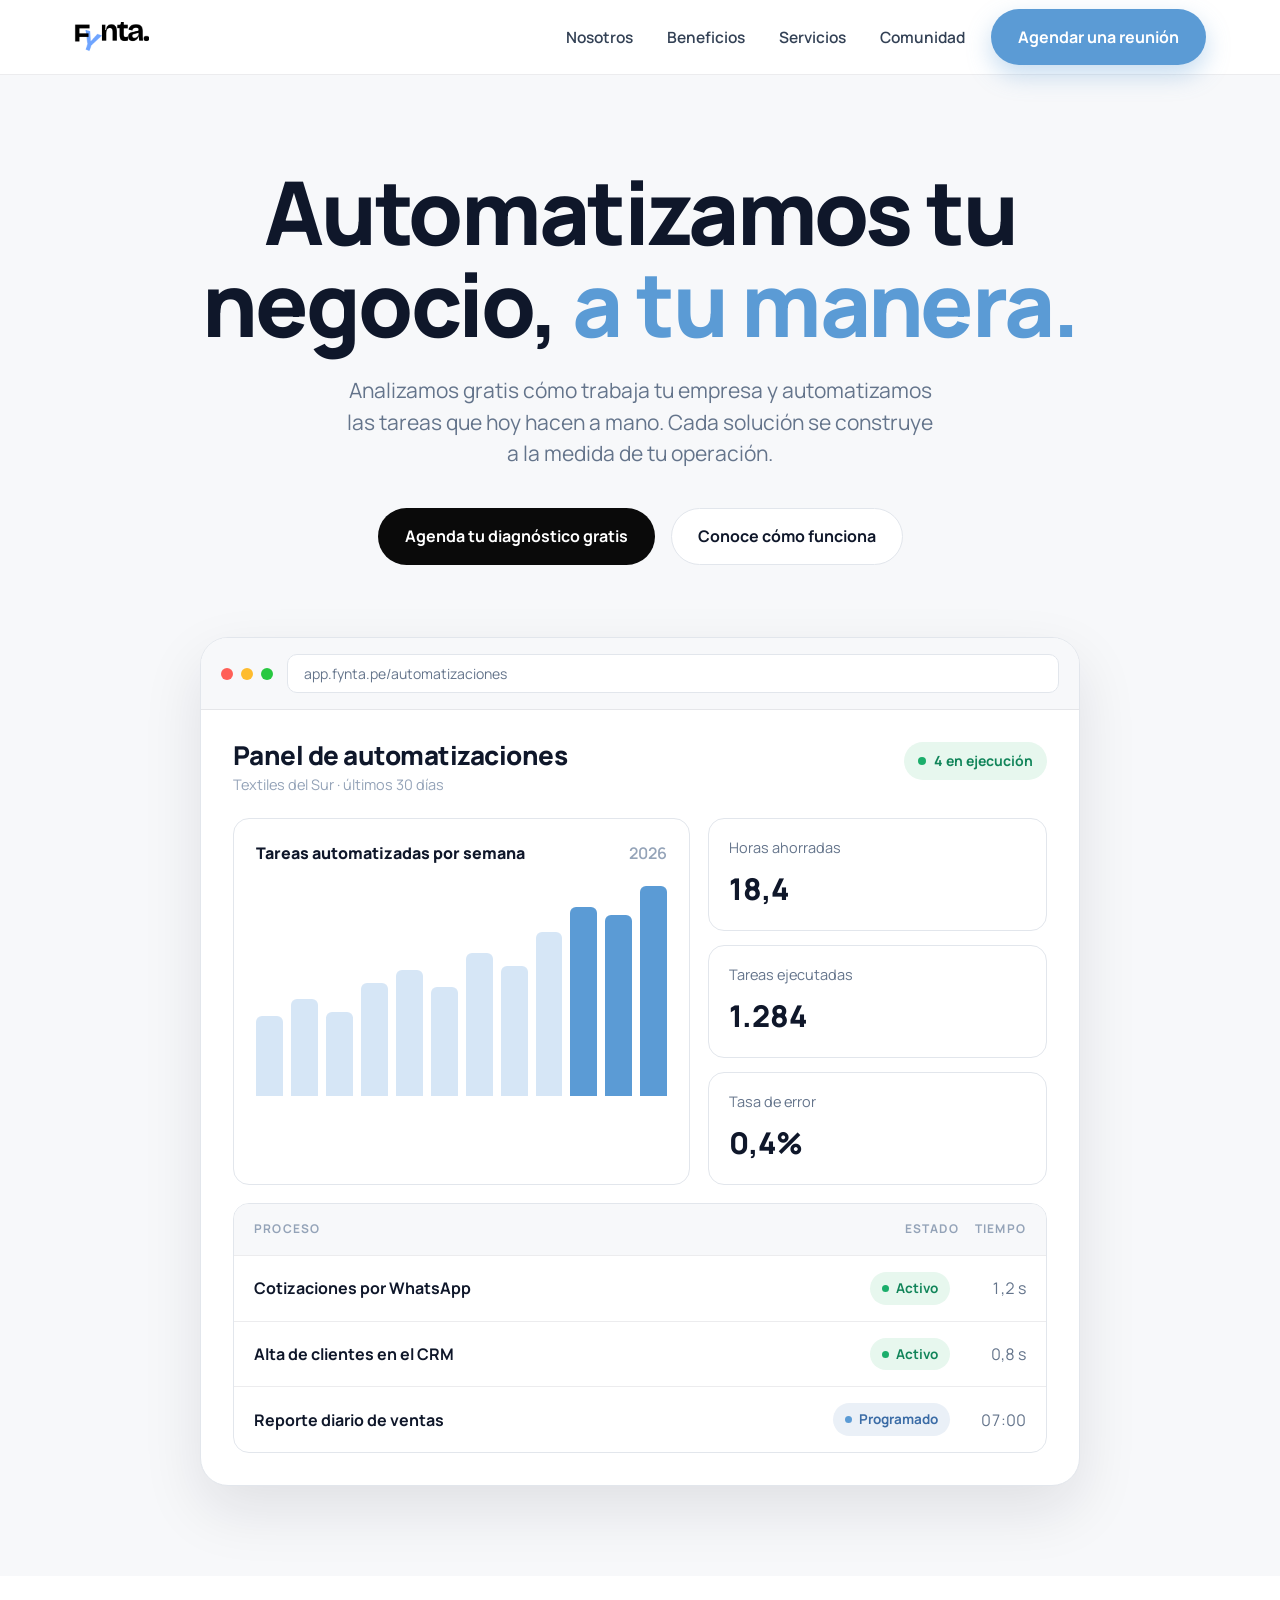
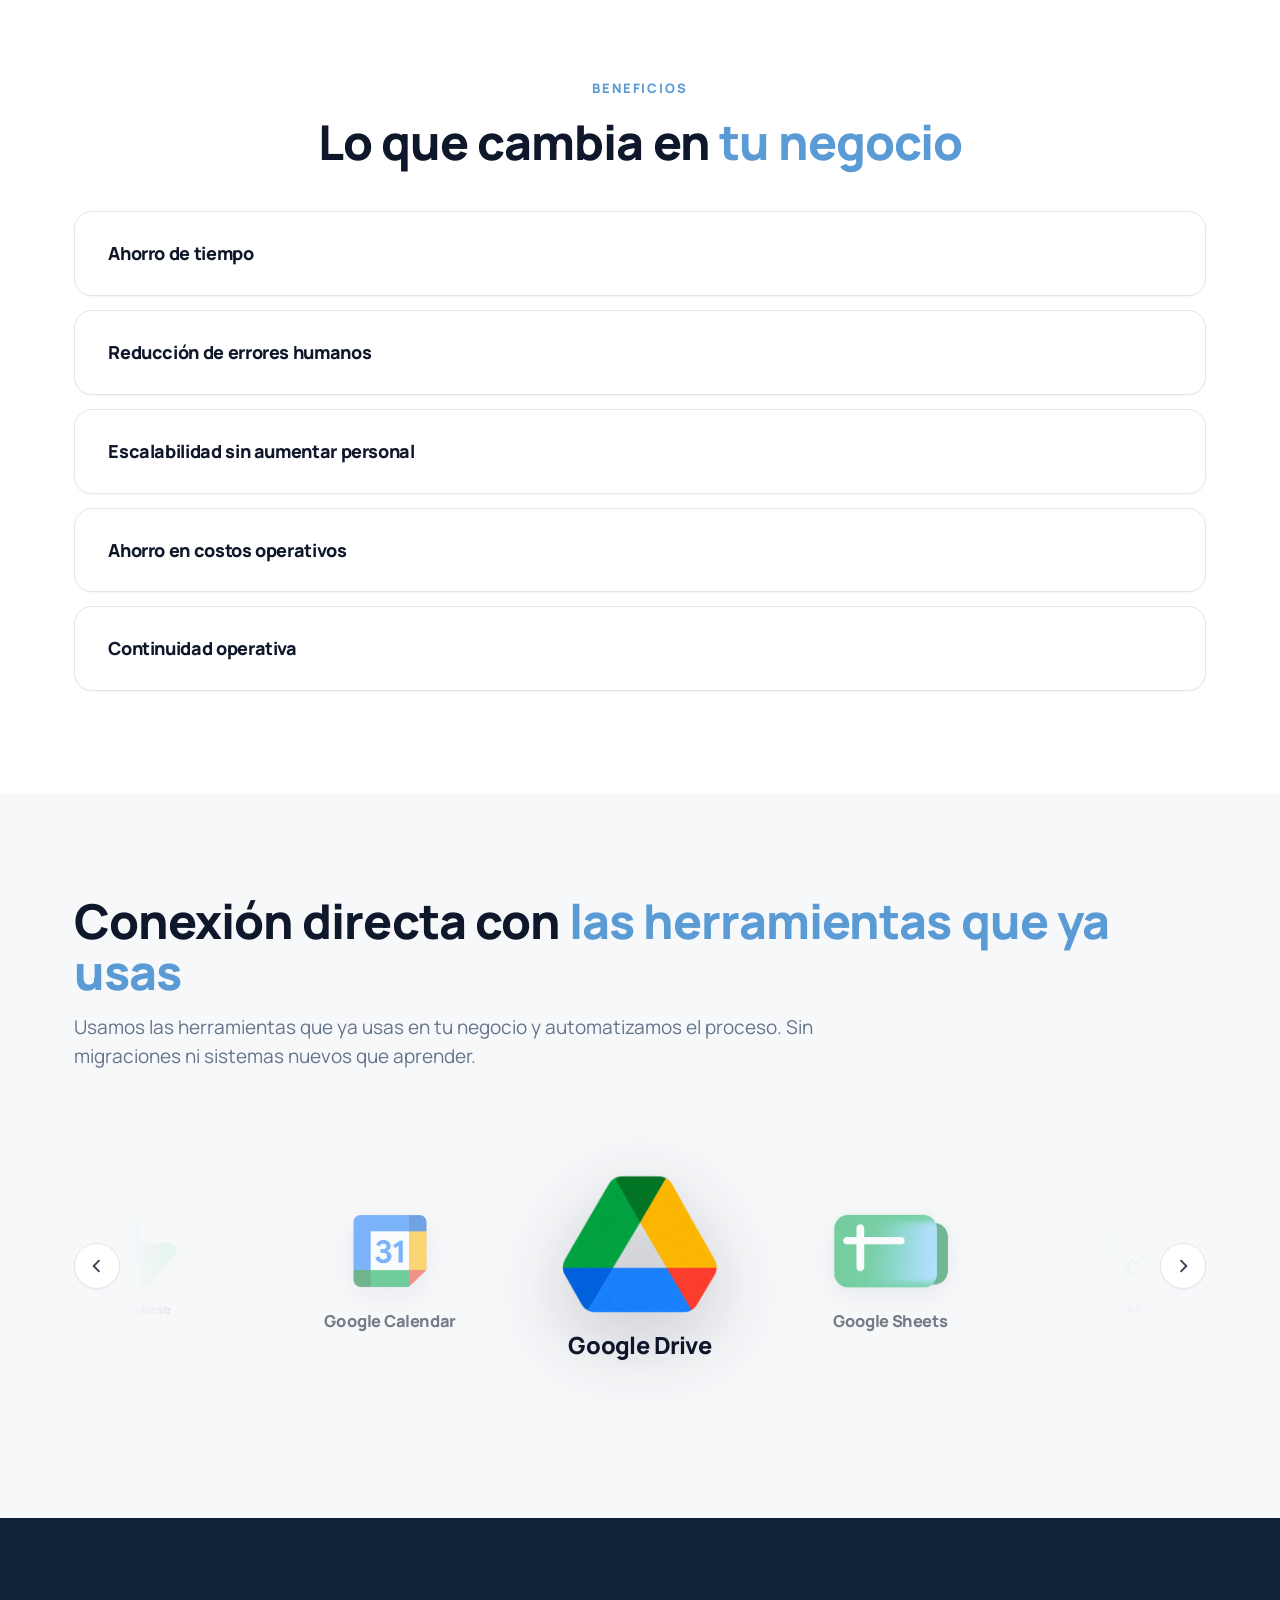
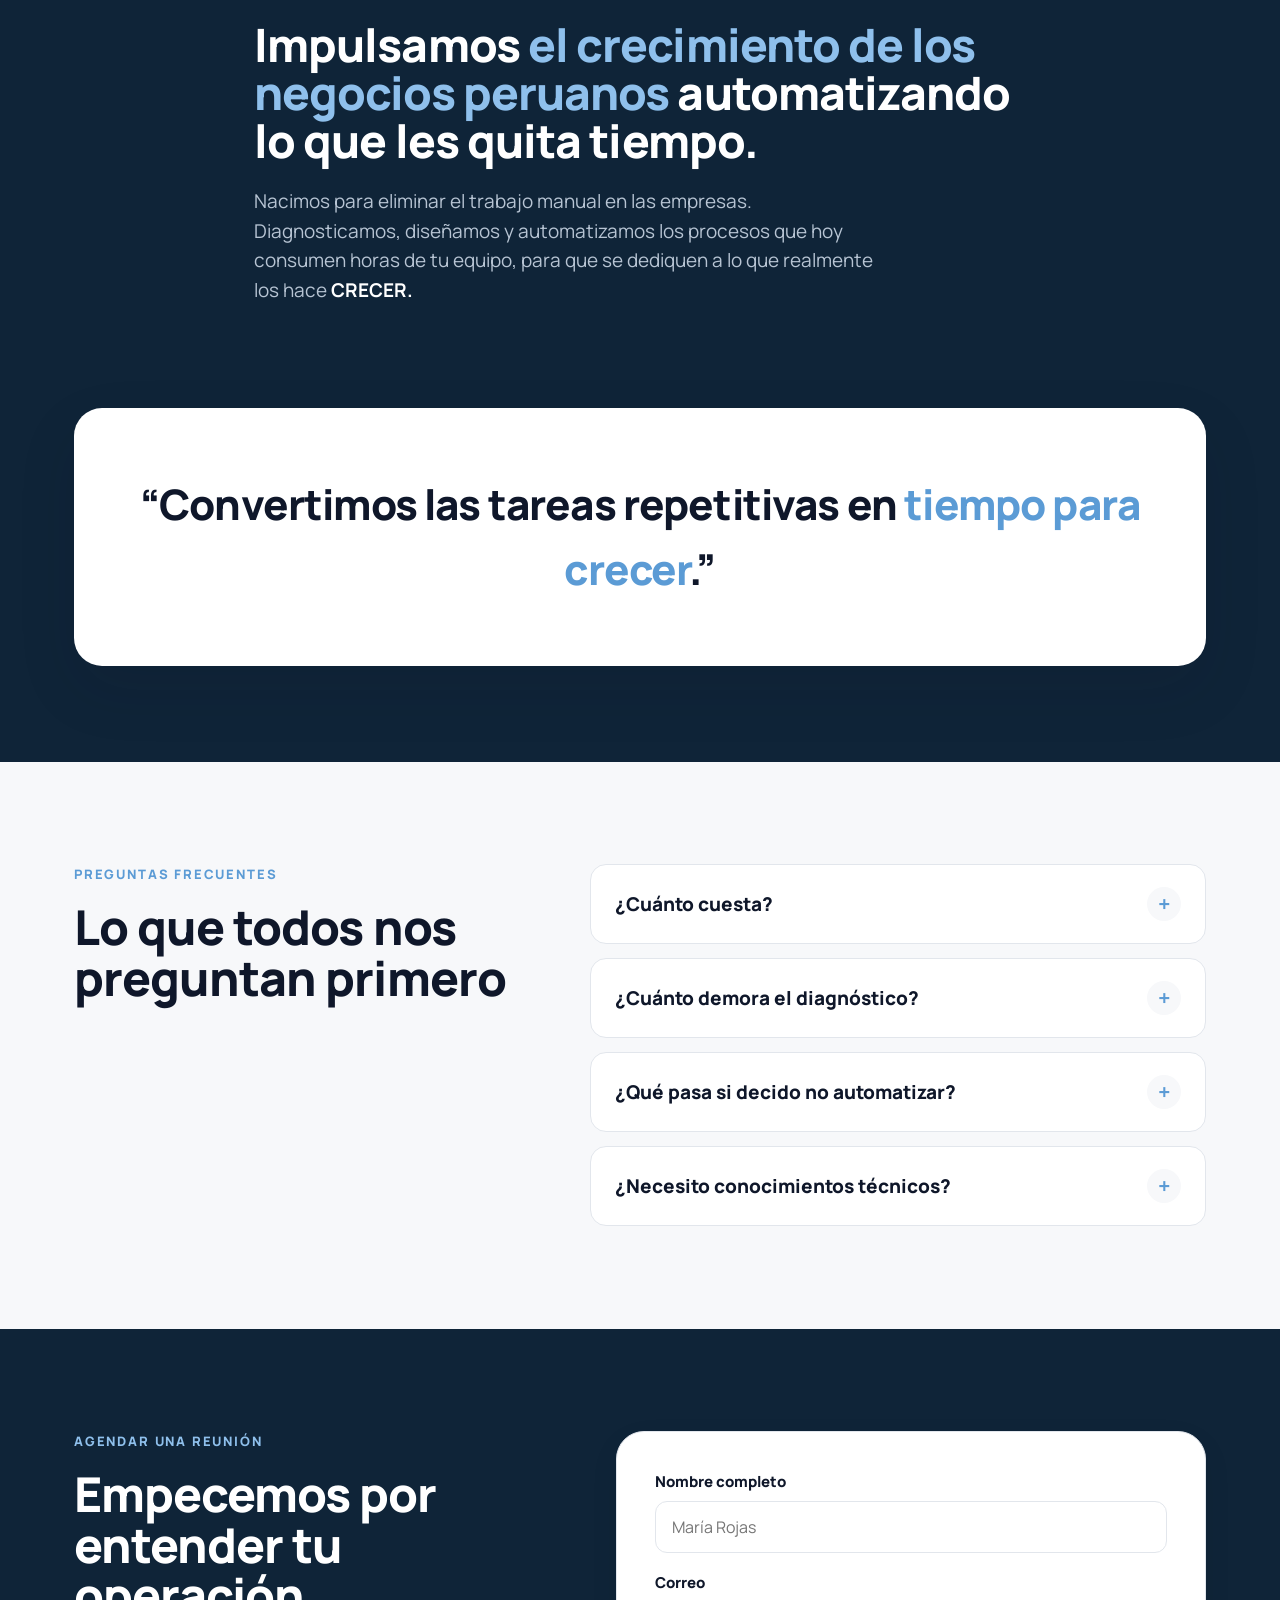
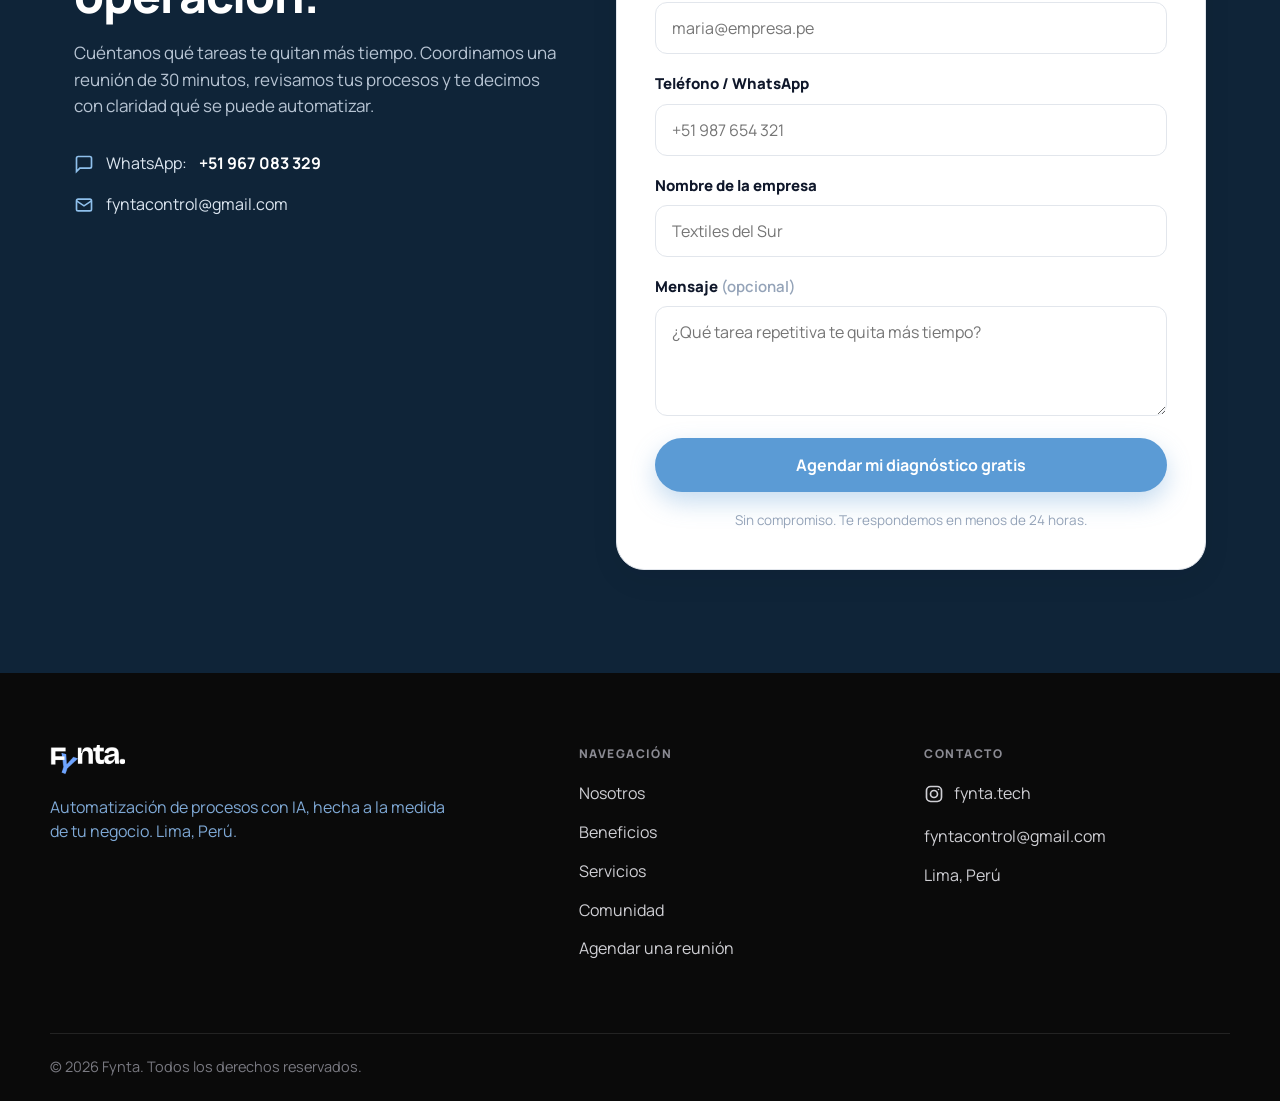
<file: index.html>
<!doctype html>
<html lang="es">
<head>
<meta charset="utf-8" />
<meta name="viewport" content="width=device-width, initial-scale=1" />
<title>Fynta</title>
<meta name="description" content="Analizamos gratis cómo trabaja tu empresa y automatizamos las tareas que hoy hacen a mano. Automatización de procesos con IA, a la medida de tu negocio. Lima, Perú." />
<link rel="preconnect" href="https://fonts.googleapis.com" />
<link rel="preconnect" href="https://fonts.gstatic.com" crossorigin />
<link href="https://fonts.googleapis.com/css2?family=Manrope:wght@500;600;700;800&family=Inter:wght@500;600;700;800&display=swap" rel="stylesheet" />
<link rel="stylesheet" href="styles.css" />
<link rel="icon" href="assets/favicon.png" />
</head>
<body>

<!-- ============ NAVBAR ============ -->
<header class="nav" id="nav">
  <div class="wrap nav-inner">
    <a class="nav-logo" href="index.html" aria-label="Fynta — inicio"><img src="assets/logo-fynta.png" alt="Fynta" /></a>
    <nav class="nav-links">
      <a href="#nosotros">Nosotros</a>
      <a href="#beneficios">Beneficios</a>
      <a href="servicios.html">Servicios</a>
      <a href="comunidad.html">Comunidad</a>
    </nav>
    <div class="nav-cta">
      <a class="btn btn-brand" href="#agendar">Agendar una reunión</a>
    </div>
    <button class="nav-toggle" aria-label="Abrir menú"><span></span><span></span><span></span></button>
  </div>
</header>

<!-- ============ HERO ============ -->
<section class="hero">
  <div class="wrap">
    <h1>Automatizamos tu<br>negocio, <span class="accent">a tu manera.</span></h1>
    <p class="sub">Analizamos gratis cómo trabaja tu empresa y automatizamos las tareas que hoy hacen a mano. Cada solución se construye a la medida de tu operación.</p>
    <div class="hero-cta">
      <a class="btn btn-dark" href="#agendar">Agenda tu diagnóstico gratis</a>
      <a class="btn btn-outline" href="servicios.html">Conoce cómo funciona</a>
    </div>

    <!-- mockup panel -->
    <div class="mock" aria-hidden="true">
      <div class="mock-bar">
        <div class="dots"><i></i><i></i><i></i></div>
        <div class="mock-url">app.fynta.pe/automatizaciones</div>
      </div>
      <div class="mock-body">
        <div class="mock-head">
          <div>
            <h3>Panel de automatizaciones</h3>
            <p>Textiles del Sur · últimos 30 días</p>
          </div>
          <span class="badge-run">4 en ejecución</span>
        </div>
        <div class="mock-grid">
          <div class="chart-card">
            <div class="ct">Tareas automatizadas por semana <span>2026</span></div>
            <div class="bars">
              <i style="height:38%"></i><i style="height:46%"></i><i style="height:40%"></i>
              <i style="height:54%"></i><i style="height:60%"></i><i style="height:52%"></i>
              <i style="height:68%"></i><i style="height:62%"></i><i style="height:78%"></i>
              <i class="hot" style="height:90%"></i><i class="hot" style="height:86%"></i><i class="hot" style="height:100%"></i>
            </div>
          </div>
          <div class="metrics">
            <div class="metric"><div class="l">Horas ahorradas</div><div class="v">18,4</div></div>
            <div class="metric"><div class="l">Tareas ejecutadas</div><div class="v">1.284</div></div>
            <div class="metric"><div class="l">Tasa de error</div><div class="v">0,4%</div></div>
          </div>
        </div>
        <div class="proc">
          <div class="row h"><span>Proceso</span><span>Estado</span><span>Tiempo</span></div>
          <div class="row"><span class="name">Cotizaciones por WhatsApp</span><span class="tag on">Activo</span><span class="time">1,2 s</span></div>
          <div class="row"><span class="name">Alta de clientes en el CRM</span><span class="tag on">Activo</span><span class="time">0,8 s</span></div>
          <div class="row"><span class="name">Reporte diario de ventas</span><span class="tag sch">Programado</span><span class="time">07:00</span></div>
        </div>
      </div>
    </div>
  </div>
</section>

<!-- ============ BENEFICIOS ============ -->
<section class="section" id="beneficios">
  <div class="wrap ben-wrap">
    <div class="ben-intro">
      <div class="kicker">Beneficios</div>
      <h2 class="sec-title">Lo que cambia en <span class="accent">tu negocio</span></h2>
    </div>
    <div class="ben-list">
      <article class="ben-item">
        <h3>Ahorro de tiempo</h3>
        <p>Las tareas repetitivas y manuales se ejecutan de forma automática, reduciendo drásticamente el tiempo que antes tomaba hacerlas a mano.</p>
      </article>
      <article class="ben-item">
        <h3>Reducción de errores humanos</h3>
        <p>Al eliminar la intervención manual en procesos rutinarios, se minimizan los errores por fatiga, descuido o falta de atención.</p>
      </article>
      <article class="ben-item">
        <h3>Escalabilidad sin aumentar personal</h3>
        <p>El sistema puede absorber mayor volumen de trabajo sin que la empresa necesite contratar más personas para sostener ese crecimiento.</p>
      </article>
      <article class="ben-item">
        <h3>Ahorro en costos operativos</h3>
        <p>Se reduce la dependencia de personal dedicado exclusivamente a tareas repetitivas, disminuyendo los costos asociados a esa carga de trabajo.</p>
      </article>
      <article class="ben-item">
        <h3>Continuidad operativa</h3>
        <p>Los procesos automatizados no dependen de que una persona en particular esté presente; el trabajo sigue fluyendo aunque haya ausencias o cambios de personal.</p>
      </article>
    </div>
  </div>
</section>

<!-- ============ ECOSISTEMA ============ -->
<section class="section" style="background:var(--gray-50)" id="ecosistema">
  <div class="wrap">
    <h2 class="sec-title">Conexión directa con <span class="accent">las herramientas que ya usas</span></h2>
    <p class="eco-sub">Usamos las herramientas que ya usas en tu negocio y automatizamos el proceso. Sin migraciones ni sistemas nuevos que aprender.</p>

    <div class="eco-carousel">
      <button class="eco-nav prev" aria-label="Anterior">
        <svg viewBox="0 0 24 24" fill="none" stroke="currentColor" stroke-width="2.2"><path d="M15 5l-7 7 7 7"/></svg>
      </button>
      <div class="eco-stage"><div class="eco-track">
        <article class="eco-card">
          <div class="eco-logo"><img src="assets/google-drive.webp" alt="Google Drive" loading="lazy"></div>
          <h3 class="eco-name">Google Drive</h3>
        </article>
        <article class="eco-card">
          <div class="eco-logo"><img src="assets/google-sheets.webp" alt="Google Sheets" loading="lazy"></div>
          <h3 class="eco-name">Google Sheets</h3>
        </article>
        <article class="eco-card">
          <div class="eco-logo"><img src="assets/apis.webp" alt="APIs" loading="lazy"></div>
          <h3 class="eco-name">APIs</h3>
        </article>
        <article class="eco-card">
          <div class="eco-logo"><img src="assets/meta.webp" alt="Meta" loading="lazy"></div>
          <h3 class="eco-name">Meta</h3>
        </article>
        <article class="eco-card">
          <div class="eco-logo"><img src="assets/web.webp" alt="Páginas web" loading="lazy"></div>
          <h3 class="eco-name">Páginas web</h3>
        </article>
        <article class="eco-card">
          <div class="eco-logo"><img src="assets/instagram.webp" alt="Instagram" loading="lazy"></div>
          <h3 class="eco-name">Instagram</h3>
        </article>
        <article class="eco-card">
          <div class="eco-logo"><img src="assets/gmail.webp" alt="Gmail" loading="lazy"></div>
          <h3 class="eco-name">Gmail</h3>
        </article>
        <article class="eco-card">
          <div class="eco-logo"><img src="assets/shopify.webp" alt="Shopify" loading="lazy"></div>
          <h3 class="eco-name">Shopify</h3>
        </article>
        <article class="eco-card">
          <div class="eco-logo"><img src="assets/whatsapp.webp" alt="WhatsApp" loading="lazy"></div>
          <h3 class="eco-name">WhatsApp</h3>
        </article>
        <article class="eco-card">
          <div class="eco-logo"><img src="assets/supabase.webp" alt="Supabase" loading="lazy"></div>
          <h3 class="eco-name">Supabase</h3>
        </article>
        <article class="eco-card">
          <div class="eco-logo"><img src="assets/google-calendar.webp" alt="Google Calendar" loading="lazy"></div>
          <h3 class="eco-name">Google Calendar</h3>
        </article>
      </div></div>
      <button class="eco-nav next" aria-label="Siguiente">
        <svg viewBox="0 0 24 24" fill="none" stroke="currentColor" stroke-width="2.2"><path d="M9 5l7 7-7 7"/></svg>
      </button>
    </div>
  </div>
</section>

<!-- ============ NOSOTROS ============ -->
<section class="section navy-sec" id="nosotros">
  <div class="wrap about">
    <div>
      <h2>Impulsamos <span class="lt">el crecimiento de los negocios peruanos</span> automatizando lo que les quita tiempo.</h2>
      <p>Nacimos para eliminar el trabajo manual en las empresas. Diagnosticamos, diseñamos y automatizamos los procesos que hoy consumen horas de tu equipo, para que se dediquen a lo que realmente los hace <b>CRECER.</b></p>
    </div>
  </div>
</section>

<!-- ============ FRASE DESTACADA ============ -->
<section class="quote-sec">
  <div class="wrap">
    <div class="quote-card">
      <p>“Convertimos las tareas repetitivas en <span class="accent">tiempo para crecer</span>.”</p>
    </div>
  </div>
</section>

<!-- ============ FAQ ============ -->
<section class="section" style="background:var(--gray-50)">
  <div class="wrap faq">
    <div class="faq-intro">
      <div class="kicker">Preguntas frecuentes</div>
      <h2 class="sec-title">Lo que todos nos preguntan primero</h2>
    </div>
    <div class="faq-list">
      <div class="faq-item">
        <button class="faq-q" aria-expanded="false">¿Cuánto cuesta? <span class="faq-icon">+</span></button>
        <div class="faq-a"><div class="inner">No trabajamos con precios estándar. El costo sale del diagnóstico gratuito: revisamos tu proceso, definimos el alcance y recién ahí te pasamos una cotización clara, sin sorpresas ni mensualidades obligatorias.</div></div>
      </div>
      <div class="faq-item">
        <button class="faq-q" aria-expanded="false">¿Cuánto demora el diagnóstico? <span class="faq-icon">+</span></button>
        <div class="faq-a"><div class="inner">Empezamos con una reunión de 30 minutos. Con eso entendemos tu operación y, en pocos días, te decimos qué se puede automatizar y qué impacto tendría.</div></div>
      </div>
      <div class="faq-item">
        <button class="faq-q" aria-expanded="false">¿Qué pasa si decido no automatizar? <span class="faq-icon">+</span></button>
        <div class="faq-a"><div class="inner">Nada. El diagnóstico es gratuito y sin compromiso. Si no hay nada que valga la pena automatizar, te lo decimos con claridad.</div></div>
      </div>
      <div class="faq-item">
        <button class="faq-q" aria-expanded="false">¿Necesito conocimientos técnicos? <span class="faq-icon">+</span></button>
        <div class="faq-a"><div class="inner">Para nada. Nosotros nos encargamos de todo lo técnico. Tu equipo sigue trabajando con las herramientas que ya conoce; los flujos corren solos por detrás.</div></div>
      </div>
    </div>
  </div>
</section>

<!-- ============ AGENDAR ============ -->
<section class="section navy-sec" id="agendar">
  <div class="wrap book">
    <div class="book-intro">
      <div class="kicker">Agendar una reunión</div>
      <h2 class="sec-title">Empecemos por entender tu operación.</h2>
      <p>Cuéntanos qué tareas te quitan más tiempo. Coordinamos una reunión de 30 minutos, revisamos tus procesos y te decimos con claridad qué se puede automatizar.</p>
      <div class="book-contact">
        <a href="https://wa.me/51967083329" target="_blank" rel="noopener">
          <svg viewBox="0 0 24 24" fill="none" stroke="currentColor" stroke-width="2"><path d="M21 15a2 2 0 0 1-2 2H7l-4 4V5a2 2 0 0 1 2-2h14a2 2 0 0 1 2 2Z"/></svg>
          WhatsApp: <b>+51 967 083 329</b>
        </a>
        <a href="mailto:fyntacontrol@gmail.com">
          <svg viewBox="0 0 24 24" fill="none" stroke="currentColor" stroke-width="2"><rect x="3" y="5" width="18" height="14" rx="2"/><path d="m3 7 9 6 9-6"/></svg>
          fyntacontrol@gmail.com
        </a>
      </div>
    </div>
    <form class="form" id="book-form" action="https://api.web3forms.com/submit" method="POST">
      <!-- Web3Forms: los envíos llegan a fyntacontrol@gmail.com -->
      <input type="hidden" name="access_key" value="9ed1c1d6-93b7-4189-98b6-3c4672c98b27" />
      <input type="hidden" name="from_name" value="Web Fynta" />
      <input type="hidden" name="subject" value="Nueva solicitud de diagnóstico" />
      <input type="checkbox" name="botcheck" class="hp" tabindex="-1" autocomplete="off" aria-hidden="true" />
      <div class="field">
        <label for="f-nombre">Nombre completo</label>
        <input id="f-nombre" name="Nombre" type="text" autocomplete="name" placeholder="María Rojas" required />
      </div>
      <div class="field">
        <label for="f-correo">Correo</label>
        <input id="f-correo" name="email" type="email" autocomplete="email" placeholder="maria@empresa.pe" required />
      </div>
      <div class="field">
        <label for="f-tel">Teléfono / WhatsApp</label>
        <input id="f-tel" name="WhatsApp" type="tel" autocomplete="tel" placeholder="+51 987 654 321" />
      </div>
      <div class="field">
        <label for="f-empresa">Nombre de la empresa</label>
        <input id="f-empresa" name="Empresa" type="text" autocomplete="organization" placeholder="Textiles del Sur" />
      </div>
      <div class="field">
        <label for="f-msg">Mensaje <span class="opt">(opcional)</span></label>
        <textarea id="f-msg" name="Mensaje" placeholder="¿Qué tarea repetitiva te quita más tiempo?"></textarea>
      </div>
      <button class="btn btn-brand" type="submit">Agendar mi diagnóstico gratis</button>
      <p class="form-status" role="status" aria-live="polite" hidden></p>
      <p class="form-note">Sin compromiso. Te respondemos en menos de 24 horas.</p>
    </form>
  </div>
</section>

<!-- ============ FOOTER ============ -->
<footer class="footer">
  <div class="wrap footer-top">
    <div>
      <img class="footer-logo" src="assets/logo-fynta-white.png" alt="Fynta" />
      <p class="footer-tag">Automatización de procesos con IA, hecha a la medida de tu negocio. Lima, Perú.</p>
    </div>
    <div>
      <h4>Navegación</h4>
      <ul>
        <li><a href="#nosotros">Nosotros</a></li>
        <li><a href="#beneficios">Beneficios</a></li>
        <li><a href="servicios.html">Servicios</a></li>
        <li><a href="comunidad.html">Comunidad</a></li>
        <li><a href="#agendar">Agendar una reunión</a></li>
      </ul>
    </div>
    <div>
      <h4>Contacto</h4>
      <ul>
        <li><a class="footer-ig" href="https://www.instagram.com/fynta.tech/" target="_blank" rel="noopener" aria-label="Instagram de Fynta"><svg viewBox="0 0 24 24" fill="none" stroke="currentColor" stroke-width="2" stroke-linecap="round" stroke-linejoin="round" aria-hidden="true"><rect x="3" y="3" width="18" height="18" rx="5"/><circle cx="12" cy="12" r="4.2"/><circle cx="17.4" cy="6.6" r="1" fill="currentColor" stroke="none"/></svg>fynta.tech</a></li>
        <li><a href="mailto:fyntacontrol@gmail.com">fyntacontrol@gmail.com</a></li>
        <li><a href="#">Lima, Perú</a></li>
      </ul>
    </div>
  </div>
  <div class="wrap footer-bottom">
    <span>© 2026 Fynta. Todos los derechos reservados.</span>
  </div>
</footer>

<script src="script.js"></script>
</body>
</html>
</file>
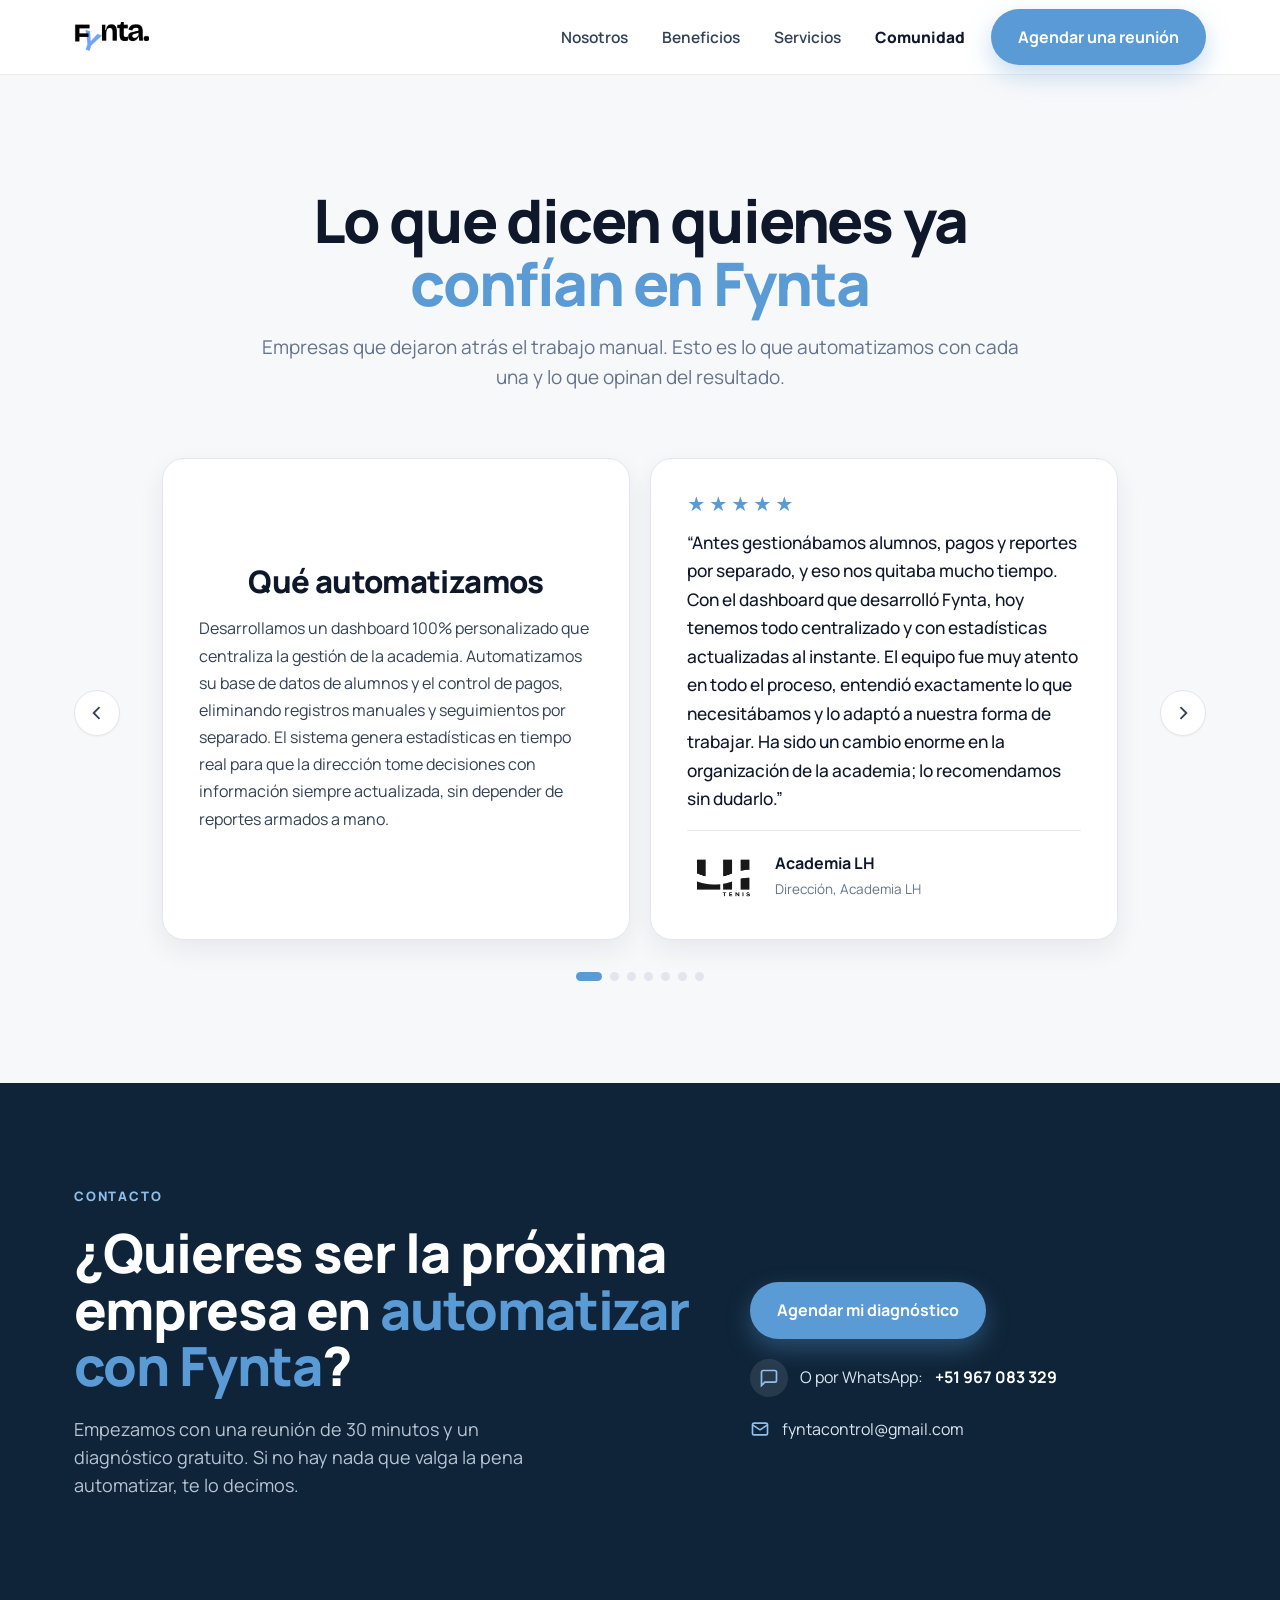
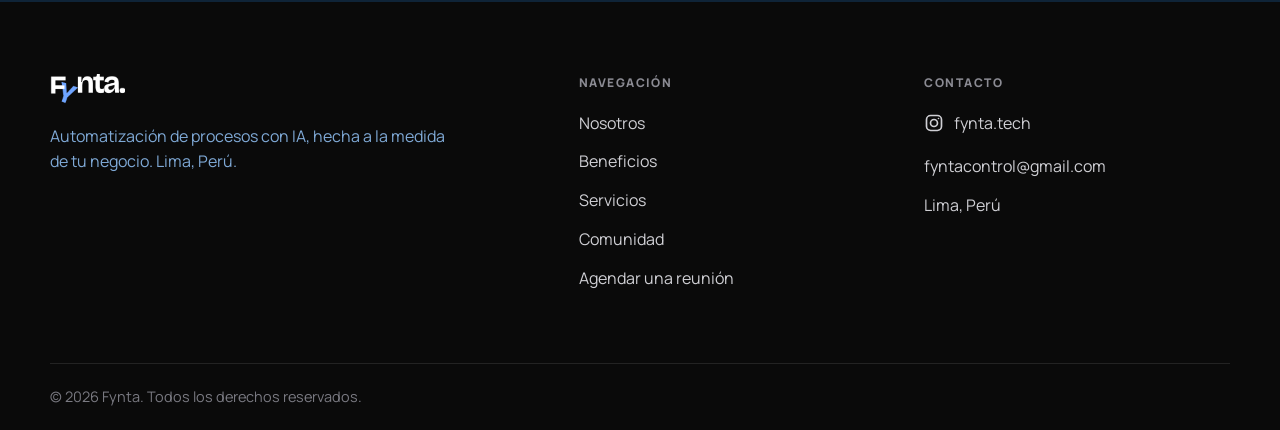
<file: comunidad.html>
<!doctype html>
<html lang="es">
<head>
<meta charset="utf-8" />
<meta name="viewport" content="width=device-width, initial-scale=1" />
<title>Fynta</title>
<meta name="description" content="Comunidad Fynta: las empresas que ya automatizaron sus procesos con nosotros y lo que dicen de su experiencia." />
<link rel="preconnect" href="https://fonts.googleapis.com" />
<link rel="preconnect" href="https://fonts.gstatic.com" crossorigin />
<link href="https://fonts.googleapis.com/css2?family=Manrope:wght@500;600;700;800&family=Inter:wght@500;600;700;800&display=swap" rel="stylesheet" />
<link rel="stylesheet" href="styles.css" />
<link rel="icon" href="assets/favicon.png" />
</head>
<body>

<!-- ============ NAVBAR ============ -->
<header class="nav" id="nav">
  <div class="wrap nav-inner">
    <a class="nav-logo" href="index.html" aria-label="Fynta — inicio"><img src="assets/logo-fynta.png" alt="Fynta" /></a>
    <nav class="nav-links">
      <a href="index.html#nosotros">Nosotros</a>
      <a href="index.html#beneficios">Beneficios</a>
      <a href="servicios.html">Servicios</a>
      <a href="comunidad.html" class="active">Comunidad</a>
    </nav>
    <div class="nav-cta">
      <a class="btn btn-brand" href="index.html#agendar">Agendar una reunión</a>
    </div>
    <button class="nav-toggle" aria-label="Abrir menú"><span></span><span></span><span></span></button>
  </div>
</header>

<!-- ============ COMUNIDAD FYNTA ============ -->
<section class="section comunidad">
  <div class="wrap">
    <div class="com-head">
      <h1>Lo que dicen quienes ya <span class="accent">confían en Fynta</span></h1>
      <p>Empresas que dejaron atrás el trabajo manual. Esto es lo que automatizamos con cada una y lo que opinan del resultado.</p>
    </div>

    <!-- Carrusel de reseñas: izquierda = qué automatizamos, derecha = reseña -->
    <div class="rv" aria-roledescription="carrusel" aria-label="Reseñas de clientes">
      <button class="eco-nav rv-nav prev" aria-label="Reseña anterior">
        <svg viewBox="0 0 24 24" fill="none" stroke="currentColor" stroke-width="2.2"><path d="M15 5l-7 7 7 7"/></svg>
      </button>
      <div class="rv-viewport"><div class="rv-track">
        <div class="rv-slide" role="group" aria-roledescription="diapositiva" aria-label="1 de 7">
          <article class="rv-card rv-work">
            <h3>Qué automatizamos</h3>
            <p>Desarrollamos un dashboard 100% personalizado que centraliza la gestión de la academia. Automatizamos su base de datos de alumnos y el control de pagos, eliminando registros manuales y seguimientos por separado. El sistema genera estadísticas en tiempo real para que la dirección tome decisiones con información siempre actualizada, sin depender de reportes armados a mano.</p>
          </article>
          <article class="rv-card rv-review">
            <div class="t-stars" aria-label="5 de 5 estrellas">★★★★★</div>
            <p class="rv-quote">“Antes gestionábamos alumnos, pagos y reportes por separado, y eso nos quitaba mucho tiempo. Con el dashboard que desarrolló Fynta, hoy tenemos todo centralizado y con estadísticas actualizadas al instante. El equipo fue muy atento en todo el proceso, entendió exactamente lo que necesitábamos y lo adaptó a nuestra forma de trabajar. Ha sido un cambio enorme en la organización de la academia; lo recomendamos sin dudarlo.”</p>
            <div class="rv-foot">
              <img src="assets/cli-lh-tenis.png" alt="Academia LH" />
              <div><strong>Academia LH</strong><small>Dirección, Academia LH</small></div>
            </div>
          </article>
        </div>
        <div class="rv-slide" role="group" aria-roledescription="diapositiva" aria-label="2 de 7">
          <article class="rv-card rv-work">
            <h3>Qué automatizamos</h3>
            <p>Implementamos un CRM que centraliza la captación de leads y organiza cada contacto según su etapa en el proceso comercial. Automatizamos el seguimiento a posibles clientes con mensajes programados en el momento oportuno, para que ninguna oportunidad se pierda por falta de respuesta y el equipo se enfoque en cerrar ventas.</p>
          </article>
          <article class="rv-card rv-review">
            <div class="t-stars" aria-label="5 de 5 estrellas">★★★★★</div>
            <p class="rv-quote">“Perdíamos oportunidades porque no llegábamos a hacer seguimiento a todos los interesados. Desde que Fynta implementó nuestro CRM y automatizó los mensajes a posibles clientes, cada lead recibe respuesta a tiempo y el equipo puede enfocarse en vender. Se nota la diferencia en nuestras ventas. Un trabajo impecable.”</p>
            <div class="rv-foot">
              <img src="assets/cli-retrato.png" alt="La Tostadora" />
              <div><strong>La Tostadora</strong><small>Equipo, La Tostadora</small></div>
            </div>
          </article>
        </div>
        <div class="rv-slide" role="group" aria-roledescription="diapositiva" aria-label="3 de 7">
          <article class="rv-card rv-work">
            <h3>Qué automatizamos</h3>
            <p>Automatizamos la generación de reportes semanales que consolidan la información clave de la operación, junto con recordatorios automáticos para el equipo y un sistema de seguimiento de tareas. Cada responsable recibe sus pendientes a tiempo y la coordinación deja de depender de mensajes manuales, lo que asegura que nada quede sin atender y que la operación avance con orden.</p>
          </article>
          <article class="rv-card rv-review">
            <div class="t-stars" aria-label="5 de 5 estrellas">★★★★★</div>
            <p class="rv-quote">“Coordinar al equipo y armar los reportes cada semana nos consumía horas. Fynta automatizó todo: los reportes llegan solos, cada persona recibe sus recordatorios y tenemos claro el avance de cada tarea. Hoy la operación fluye con mucho más orden. Totalmente recomendados.”</p>
            <div class="rv-foot">
              <img src="assets/cli-igma.png" alt="igma Sports" />
              <div><strong>igma Sports</strong><small>Equipo, Igma Sports</small></div>
            </div>
          </article>
        </div>
        <div class="rv-slide" role="group" aria-roledescription="diapositiva" aria-label="4 de 7">
          <article class="rv-card rv-work">
            <h3>Qué automatizamos</h3>
            <p>Desarrollamos su página web y automatizamos la emisión de boletas, eliminando el registro manual en cada venta. Además, implementamos un seguimiento automatizado de clientes por correo que mantiene el contacto después de cada compra, fortaleciendo la relación con sus clientes y fomentando que vuelvan a comprar.</p>
          </article>
          <article class="rv-card rv-review">
            <div class="t-stars" aria-label="5 de 5 estrellas">★★★★★</div>
            <p class="rv-quote">“Fynta nos ayudó en todo: desarrollaron nuestra página web, automatizaron la emisión de boletas y ahora nuestros clientes reciben seguimiento por correo sin que tengamos que hacerlo manualmente. Ahorramos tiempo y vemos más clientes que vuelven a comprar. Estamos muy contentos con el resultado.”</p>
            <div class="rv-foot">
              <img src="assets/cli-khaleesi.png" alt="Khaleesi" />
              <div><strong>Khaleesi</strong><small>Equipo, Khaleesi</small></div>
            </div>
          </article>
        </div>
        <div class="rv-slide" role="group" aria-roledescription="diapositiva" aria-label="5 de 7">
          <article class="rv-card rv-work">
            <h3>Qué automatizamos</h3>
            <p>Automatizamos la generación de reportes semanales con análisis del desempeño del negocio, para que la toma de decisiones se base en datos claros y actualizados. Además, implementamos un control de facturas que registra y organiza cada comprobante de forma automática, reduciendo errores y dando visibilidad total sobre sus obligaciones y pagos.</p>
          </article>
          <article class="rv-card rv-review">
            <div class="t-stars" aria-label="5 de 5 estrellas">★★★★★</div>
            <p class="rv-quote">“Los reportes semanales nos dan una visión clara de cómo va el negocio y el control de facturas nos quitó un gran peso de encima. Ahora tomamos decisiones con datos reales y tenemos nuestras cuentas siempre en orden. Fynta entendió rápido lo que necesitábamos y lo resolvió de forma muy profesional.”</p>
            <div class="rv-foot">
              <img src="assets/cli-chingudi.png" alt="Chingudi Cargo" />
              <div><strong>Chingudi Cargo</strong><small>Equipo, Chingudi</small></div>
            </div>
          </article>
        </div>
        <div class="rv-slide" role="group" aria-roledescription="diapositiva" aria-label="6 de 7">
          <article class="rv-card rv-work">
            <h3>Qué automatizamos</h3>
            <p>Desarrollamos una aplicación que centraliza al equipo en un solo espacio para asignar tareas, definir responsables y controlar su avance. Con recordatorios automáticos, cada miembro sabe qué le toca y cuándo, lo que mejora la coordinación interna y asegura que los pendientes se cumplan sin necesidad de seguimiento manual.</p>
          </article>
          <article class="rv-card rv-review">
            <div class="t-stars" aria-label="5 de 5 estrellas">★★★★★</div>
            <p class="rv-quote">“Con la app que desarrolló Fynta, todo el equipo sabe qué le toca y cuándo. Asignar y controlar tareas se volvió muy sencillo, y los recordatorios automáticos hacen que nada se quede pendiente. Mejoró muchísimo nuestra coordinación interna. Excelente servicio de principio a fin.”</p>
            <div class="rv-foot">
              <img src="assets/cli-mammoth.webp" alt="Paleolitic" />
              <div><strong>Paleolitic</strong><small>Equipo, Paleolitic</small></div>
            </div>
          </article>
        </div>
        <div class="rv-slide" role="group" aria-roledescription="diapositiva" aria-label="7 de 7">
          <article class="rv-card rv-work">
            <h3>Qué automatizamos</h3>
            <p>Automatizamos el seguimiento de su cartera de préstamos y leasing, con notificaciones sobre los plazos de cada operación y recordatorios de emergencia ante vencimientos próximos o pagos atrasados. Además, generamos análisis de clientes que permiten evaluar su comportamiento de pago y anticipar riesgos, dando al equipo mayor control sobre la cartera sin depender de revisiones manuales.</p>
          </article>
          <article class="rv-card rv-review">
            <div class="t-stars" aria-label="5 de 5 estrellas">★★★★★</div>
            <p class="rv-quote">“El seguimiento de nuestra cartera de préstamos era muy demandante. Gracias a Fynta, hoy recibimos alertas de cada vencimiento, recordatorios ante pagos atrasados y análisis de nuestros clientes que nos ayudan a anticipar riesgos. Tenemos mucho más control y menos morosidad. Un aliado clave para nuestro negocio.”</p>
            <div class="rv-foot">
              <img src="assets/cli-teconfirmo.png" alt="Te Confirmo" />
              <div><strong>Te Confirmo</strong><small>Equipo, Te Confirmo</small></div>
            </div>
          </article>
        </div>
      </div></div>
      <button class="eco-nav rv-nav next" aria-label="Siguiente reseña">
        <svg viewBox="0 0 24 24" fill="none" stroke="currentColor" stroke-width="2.2"><path d="M9 5l7 7-7 7"/></svg>
      </button>
    </div>
    <div class="rv-dots" role="tablist" aria-label="Elegir reseña"></div>
  </div>
</section>

<!-- ============ CONTACTO (navy) ============ -->
<section class="section cta-navy">
  <div class="wrap">
    <div class="kicker" style="color:#8FC0EC">Contacto</div>
    <div class="cta-grid">
      <div>
        <h2>¿Quieres ser la próxima empresa en <span class="accent">automatizar con Fynta</span>?</h2>
        <p>Empezamos con una reunión de 30 minutos y un diagnóstico gratuito. Si no hay nada que valga la pena automatizar, te lo decimos.</p>
      </div>
      <div class="cta-side">
        <a class="btn btn-brand" href="index.html#agendar">Agendar mi diagnóstico</a>
        <a class="wa" href="https://wa.me/51967083329" target="_blank" rel="noopener">
          <span class="icircle"><svg viewBox="0 0 24 24" fill="none" stroke="currentColor" stroke-width="2"><path d="M21 15a2 2 0 0 1-2 2H7l-4 4V5a2 2 0 0 1 2-2h14a2 2 0 0 1 2 2Z"/></svg></span>
          O por WhatsApp: <b>+51 967 083 329</b>
        </a>
        <a class="mail" href="mailto:fyntacontrol@gmail.com">
          <svg viewBox="0 0 24 24" fill="none" stroke="currentColor" stroke-width="2"><rect x="3" y="5" width="18" height="14" rx="2"/><path d="m3 7 9 6 9-6"/></svg>
          fyntacontrol@gmail.com
        </a>
      </div>
    </div>
  </div>
</section>

<!-- ============ FOOTER ============ -->
<footer class="footer">
  <div class="wrap footer-top">
    <div>
      <img class="footer-logo" src="assets/logo-fynta-white.png" alt="Fynta" />
      <p class="footer-tag">Automatización de procesos con IA, hecha a la medida de tu negocio. Lima, Perú.</p>
    </div>
    <div>
      <h4>Navegación</h4>
      <ul>
        <li><a href="index.html#nosotros">Nosotros</a></li>
        <li><a href="index.html#beneficios">Beneficios</a></li>
        <li><a href="servicios.html">Servicios</a></li>
        <li><a href="comunidad.html">Comunidad</a></li>
        <li><a href="index.html#agendar">Agendar una reunión</a></li>
      </ul>
    </div>
    <div>
      <h4>Contacto</h4>
      <ul>
        <li><a class="footer-ig" href="https://www.instagram.com/fynta.tech/" target="_blank" rel="noopener" aria-label="Instagram de Fynta"><svg viewBox="0 0 24 24" fill="none" stroke="currentColor" stroke-width="2" stroke-linecap="round" stroke-linejoin="round" aria-hidden="true"><rect x="3" y="3" width="18" height="18" rx="5"/><circle cx="12" cy="12" r="4.2"/><circle cx="17.4" cy="6.6" r="1" fill="currentColor" stroke="none"/></svg>fynta.tech</a></li>
        <li><a href="mailto:fyntacontrol@gmail.com">fyntacontrol@gmail.com</a></li>
        <li><a href="#">Lima, Perú</a></li>
      </ul>
    </div>
  </div>
  <div class="wrap footer-bottom">
    <span>© 2026 Fynta. Todos los derechos reservados.</span>
  </div>
</footer>

<script src="script.js"></script>
</body>
</html>
</file>
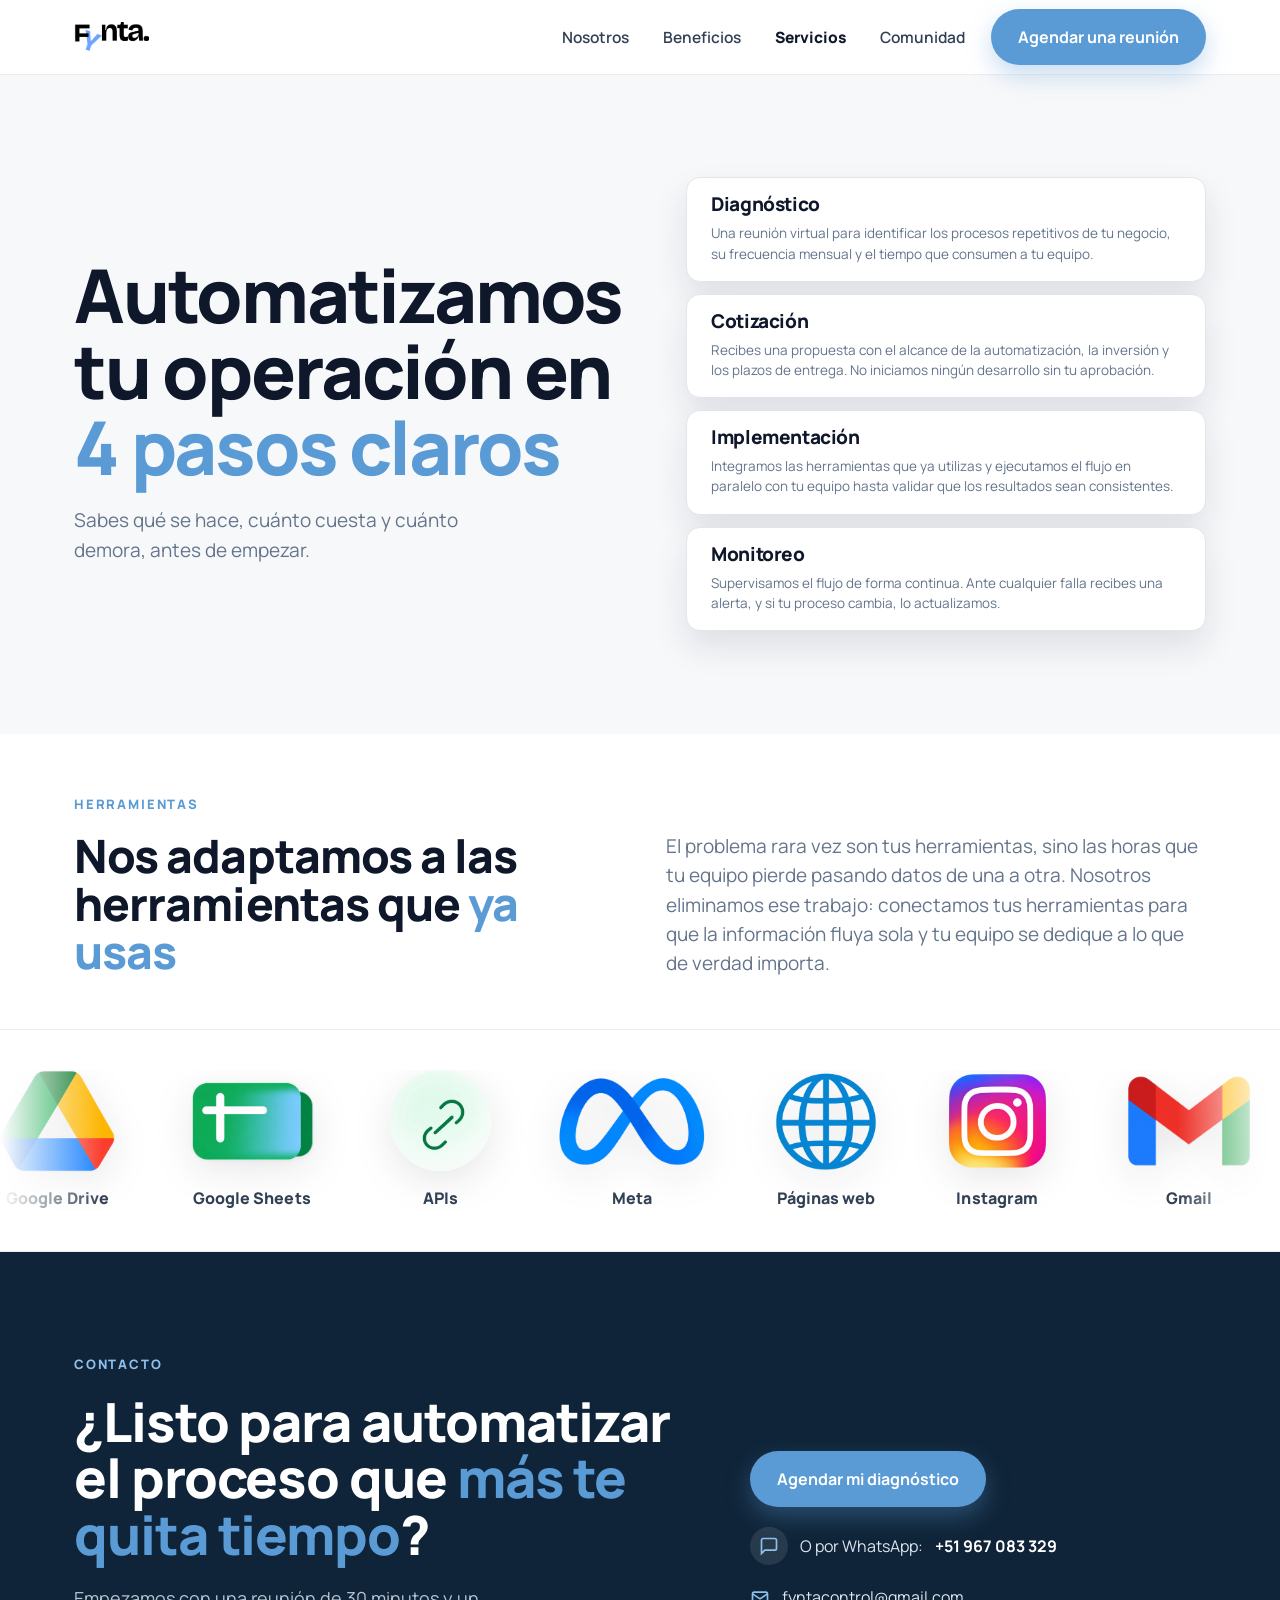
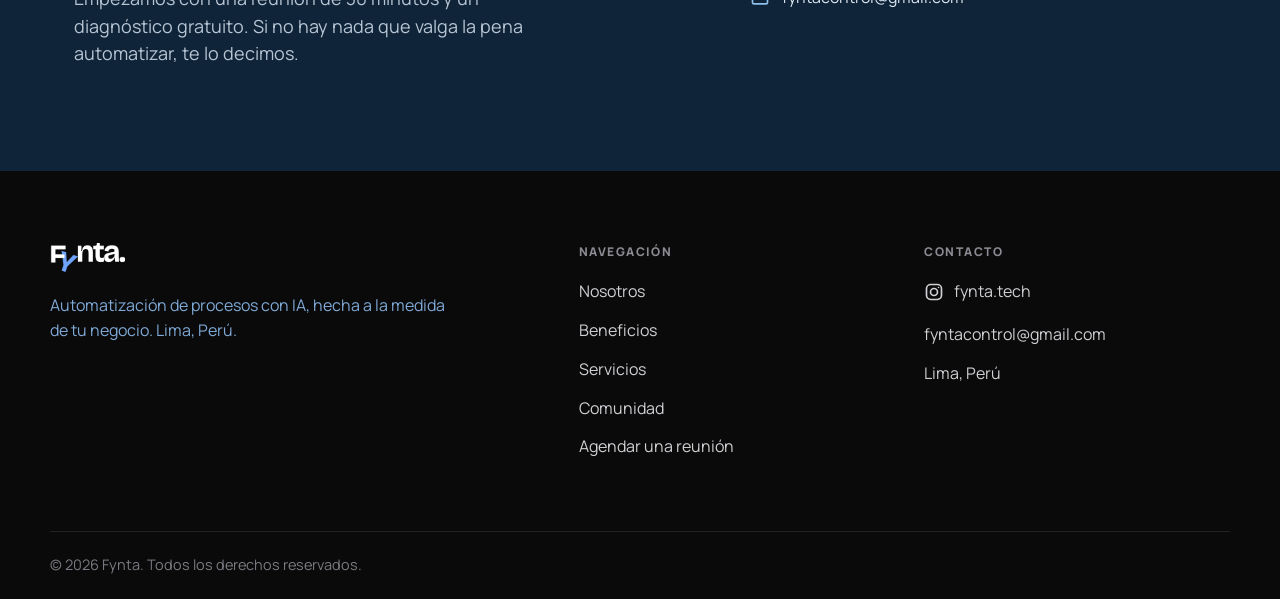
<file: servicios.html>
<!doctype html>
<html lang="es">
<head>
<meta charset="utf-8" />
<meta name="viewport" content="width=device-width, initial-scale=1" />
<title>Fynta</title>
<meta name="description" content="Automatizamos tu operación en 4 pasos claros: diagnóstico, cotización, implementación y monitoreo. Nos adaptamos a las herramientas que ya usas." />
<link rel="preconnect" href="https://fonts.googleapis.com" />
<link rel="preconnect" href="https://fonts.gstatic.com" crossorigin />
<link href="https://fonts.googleapis.com/css2?family=Manrope:wght@500;600;700;800&family=Inter:wght@500;600;700;800&display=swap" rel="stylesheet" />
<link rel="stylesheet" href="styles.css" />
<link rel="icon" href="assets/favicon.png" />
</head>
<body>

<!-- ============ NAVBAR ============ -->
<header class="nav" id="nav">
  <div class="wrap nav-inner">
    <a class="nav-logo" href="index.html" aria-label="Fynta — inicio"><img src="assets/logo-fynta.png" alt="Fynta" /></a>
    <nav class="nav-links">
      <a href="index.html#nosotros">Nosotros</a>
      <a href="index.html#beneficios">Beneficios</a>
      <a href="servicios.html" class="active">Servicios</a>
      <a href="comunidad.html">Comunidad</a>
    </nav>
    <div class="nav-cta">
      <a class="btn btn-brand" href="index.html#agendar">Agendar una reunión</a>
    </div>
    <button class="nav-toggle" aria-label="Abrir menú"><span></span><span></span><span></span></button>
  </div>
</header>

<!-- ============ PROCESO (hero + pasos unidos) ============ -->
<section class="section svc-proceso">
  <div class="wrap proc-grid">
    <div class="proc-left">
      <h1>Automatizamos tu operación en <span class="accent">4 pasos claros</span></h1>
      <p>Sabes qué se hace, cuánto cuesta y cuánto demora, antes de empezar.</p>
    </div>

    <div class="proc-list">
      <article class="pstep">
        <div class="pmain">
          <h3>Diagnóstico</h3>
        </div>
        <p class="pdesc">Una reunión virtual para identificar los procesos repetitivos de tu negocio, su frecuencia mensual y el tiempo que consumen a tu equipo.</p>
      </article>

      <article class="pstep">
        <div class="pmain">
          <h3>Cotización</h3>
        </div>
        <p class="pdesc">Recibes una propuesta con el alcance de la automatización, la inversión y los plazos de entrega. No iniciamos ningún desarrollo sin tu aprobación.</p>
      </article>

      <article class="pstep">
        <div class="pmain">
          <h3>Implementación</h3>
        </div>
        <p class="pdesc">Integramos las herramientas que ya utilizas y ejecutamos el flujo en paralelo con tu equipo hasta validar que los resultados sean consistentes.</p>
      </article>

      <article class="pstep">
        <div class="pmain">
          <h3>Monitoreo</h3>
        </div>
        <p class="pdesc">Supervisamos el flujo de forma continua. Ante cualquier falla recibes una alerta, y si tu proceso cambia, lo actualizamos.</p>
      </article>
    </div>

  </div>
</section>

<!-- ============ HERRAMIENTAS (marquee) ============ -->
<section class="section" style="padding-top:clamp(36px,5vw,60px);padding-bottom:clamp(30px,4vw,44px)">
  <div class="wrap">
    <div class="kicker">Herramientas</div>
    <div class="tools-head">
      <h2>Nos adaptamos a las herramientas que <span class="accent">ya usas</span></h2>
      <p>El problema rara vez son tus herramientas, sino las horas que tu equipo pierde pasando datos de una a otra. Nosotros eliminamos ese trabajo: conectamos tus herramientas para que la información fluya sola y tu equipo se dedique a lo que de verdad importa.</p>
    </div>
  </div>
</section>
<section class="marquee-wrap logos" style="background:#fff;border-top:1px solid var(--divider);border-bottom:1px solid var(--divider)" aria-label="Herramientas que conectamos">
  <div class="marquee">
    <div class="marquee-track">
      <!-- set 1 -->
      <span class="chip"><img src="assets/google-drive.webp" alt="" loading="lazy">Google Drive</span>
      <span class="chip"><img src="assets/google-sheets.webp" alt="" loading="lazy">Google Sheets</span>
      <span class="chip"><img src="assets/apis.webp" alt="" loading="lazy">APIs</span>
      <span class="chip"><img src="assets/meta.webp" alt="" loading="lazy">Meta</span>
      <span class="chip"><img src="assets/web.webp" alt="" loading="lazy">Páginas web</span>
      <span class="chip"><img src="assets/instagram.webp" alt="" loading="lazy">Instagram</span>
      <span class="chip"><img src="assets/gmail.webp" alt="" loading="lazy">Gmail</span>
      <span class="chip"><img src="assets/shopify.webp" alt="" loading="lazy">Shopify</span>
      <span class="chip"><img src="assets/whatsapp.webp" alt="" loading="lazy">WhatsApp</span>
      <span class="chip"><img src="assets/supabase.webp" alt="" loading="lazy">Supabase</span>
      <span class="chip"><img src="assets/google-calendar.webp" alt="" loading="lazy">Google Calendar</span>
      <!-- set 2 (duplicado) -->
      <span class="chip"><img src="assets/google-drive.webp" alt="" loading="lazy">Google Drive</span>
      <span class="chip"><img src="assets/google-sheets.webp" alt="" loading="lazy">Google Sheets</span>
      <span class="chip"><img src="assets/apis.webp" alt="" loading="lazy">APIs</span>
      <span class="chip"><img src="assets/meta.webp" alt="" loading="lazy">Meta</span>
      <span class="chip"><img src="assets/web.webp" alt="" loading="lazy">Páginas web</span>
      <span class="chip"><img src="assets/instagram.webp" alt="" loading="lazy">Instagram</span>
      <span class="chip"><img src="assets/gmail.webp" alt="" loading="lazy">Gmail</span>
      <span class="chip"><img src="assets/shopify.webp" alt="" loading="lazy">Shopify</span>
      <span class="chip"><img src="assets/whatsapp.webp" alt="" loading="lazy">WhatsApp</span>
      <span class="chip"><img src="assets/supabase.webp" alt="" loading="lazy">Supabase</span>
      <span class="chip"><img src="assets/google-calendar.webp" alt="" loading="lazy">Google Calendar</span>
    </div>
  </div>
</section>
<!-- ============ CONTACTO (navy) ============ -->
<section class="section cta-navy">
  <div class="wrap">
    <div class="kicker" style="color:#8FC0EC">Contacto</div>
    <div class="cta-grid">
      <div>
        <h2>¿Listo para automatizar el proceso que <span class="accent">más te quita tiempo</span>?</h2>
        <p>Empezamos con una reunión de 30 minutos y un diagnóstico gratuito. Si no hay nada que valga la pena automatizar, te lo decimos.</p>
      </div>
      <div class="cta-side">
        <a class="btn btn-brand" href="index.html#agendar">Agendar mi diagnóstico</a>
        <a class="wa" href="https://wa.me/51967083329" target="_blank" rel="noopener">
          <span class="icircle"><svg viewBox="0 0 24 24" fill="none" stroke="currentColor" stroke-width="2"><path d="M21 15a2 2 0 0 1-2 2H7l-4 4V5a2 2 0 0 1 2-2h14a2 2 0 0 1 2 2Z"/></svg></span>
          O por WhatsApp: <b>+51 967 083 329</b>
        </a>
        <a class="mail" href="mailto:fyntacontrol@gmail.com">
          <svg viewBox="0 0 24 24" fill="none" stroke="currentColor" stroke-width="2"><rect x="3" y="5" width="18" height="14" rx="2"/><path d="m3 7 9 6 9-6"/></svg>
          fyntacontrol@gmail.com
        </a>
      </div>
    </div>
  </div>
</section>

<!-- ============ FOOTER ============ -->
<footer class="footer">
  <div class="wrap footer-top">
    <div>
      <img class="footer-logo" src="assets/logo-fynta-white.png" alt="Fynta" />
      <p class="footer-tag">Automatización de procesos con IA, hecha a la medida de tu negocio. Lima, Perú.</p>
    </div>
    <div>
      <h4>Navegación</h4>
      <ul>
        <li><a href="index.html#nosotros">Nosotros</a></li>
        <li><a href="index.html#beneficios">Beneficios</a></li>
        <li><a href="servicios.html">Servicios</a></li>
        <li><a href="comunidad.html">Comunidad</a></li>
        <li><a href="index.html#agendar">Agendar una reunión</a></li>
      </ul>
    </div>
    <div>
      <h4>Contacto</h4>
      <ul>
        <li><a class="footer-ig" href="https://www.instagram.com/fynta.tech/" target="_blank" rel="noopener" aria-label="Instagram de Fynta"><svg viewBox="0 0 24 24" fill="none" stroke="currentColor" stroke-width="2" stroke-linecap="round" stroke-linejoin="round" aria-hidden="true"><rect x="3" y="3" width="18" height="18" rx="5"/><circle cx="12" cy="12" r="4.2"/><circle cx="17.4" cy="6.6" r="1" fill="currentColor" stroke="none"/></svg>fynta.tech</a></li>
        <li><a href="mailto:fyntacontrol@gmail.com">fyntacontrol@gmail.com</a></li>
        <li><a href="#">Lima, Perú</a></li>
      </ul>
    </div>
  </div>
  <div class="wrap footer-bottom">
    <span>© 2026 Fynta. Todos los derechos reservados.</span>
  </div>
</footer>

<script src="script.js"></script>
</body>
</html>
</file>
<file: styles.css>
/* ============================================================
   Fynta — sistema visual global
   ============================================================ */
:root{
  --white:#FFFFFF;
  --gray-50:#F7F8FA;      /* secciones alternas claras */
  --gray-100:#EEF1F5;
  --gray-200:#E2E6EC;
  --ink:#0F172A;          /* texto principal */
  --ink-soft:#334155;
  --muted:#64748B;        /* texto gris secundario */
  --muted-2:#94A3B8;
  --brand:#5B9BD5;        /* azul de marca */
  --brand-strong:#4A89C6;
  --brand-100:#EAF2FB;
  --brand-200:#D6E6F6;
  --navy:#0F2438;         /* azul marino oscuro */
  --navy-2:#16324F;
  --black:#0A0A0A;
  --accent-warm:#F5B301;  /* borde acento FAQ */
  --divider:rgba(15,23,42,.08);
  --shadow-sm:0 1px 2px rgba(15,23,42,.04);
  --shadow-md:0 10px 30px rgba(15,23,42,.06);
  --shadow-lg:0 24px 60px rgba(15,23,42,.10);
  --radius:20px;
  --radius-lg:28px;
  --pill:999px;
  --maxw:1180px;
  --font:'Manrope','Inter',system-ui,-apple-system,Segoe UI,Roboto,sans-serif;
}

*{box-sizing:border-box}
html{scroll-behavior:smooth}
body{
  margin:0;
  font-family:var(--font);
  color:var(--ink);
  background:var(--white);
  -webkit-font-smoothing:antialiased;
  text-rendering:optimizeLegibility;
  line-height:1.55;
  overflow-x:hidden;
}
img{max-width:100%;display:block}
a{color:inherit;text-decoration:none}
button{font-family:inherit}
h1,h2,h3{line-height:1.05;letter-spacing:-.02em;margin:0}
p{margin:0}

.wrap{max-width:var(--maxw);margin:0 auto;padding:0 24px}
.accent{color:var(--brand)}
.section{padding:clamp(56px,8vw,110px) 0}
.kicker{
  font-size:13px;font-weight:800;letter-spacing:.14em;text-transform:uppercase;
  color:var(--brand);margin-bottom:18px;
}
.sec-title{font-size:clamp(30px,4.4vw,48px);font-weight:800}
.lead{color:var(--muted);font-size:clamp(16px,1.6vw,19px);max-width:56ch}

/* ---------- Botones ---------- */
.btn{
  display:inline-flex;align-items:center;justify-content:center;gap:8px;
  border-radius:var(--pill);font-weight:700;font-size:16px;
  padding:15px 26px;cursor:pointer;border:1.5px solid transparent;
  transition:transform .18s ease,box-shadow .25s ease,background .2s ease,color .2s ease;
  white-space:nowrap;
}
.btn:active{transform:translateY(1px)}
.btn-brand{background:var(--brand);color:#fff;box-shadow:0 10px 24px rgba(91,155,213,.35)}
.btn-brand:hover{background:var(--brand-strong);box-shadow:0 14px 30px rgba(91,155,213,.45)}
.btn-dark{background:var(--black);color:#fff}
.btn-dark:hover{background:#1c1c1c;box-shadow:0 12px 26px rgba(0,0,0,.22)}
.btn-outline{background:#fff;color:var(--ink);border-color:var(--gray-200)}
.btn-outline:hover{border-color:var(--brand);color:var(--brand)}

/* ============================================================
   NAVBAR
   ============================================================ */
.nav{
  position:sticky;top:0;z-index:60;background:rgba(255,255,255,.9);
  backdrop-filter:saturate(180%) blur(12px);
  border-bottom:1px solid var(--divider);
}
.nav-inner{display:flex;align-items:center;justify-content:flex-start;height:74px;gap:26px}
.nav-logo img{height:30px;width:auto}
.nav-links{display:flex;align-items:center;gap:34px;margin-left:auto}
.nav-links a{color:var(--ink-soft);font-weight:600;font-size:15.5px;transition:color .2s}
.nav-links a:hover{color:var(--brand)}
.nav-links a.active{color:var(--ink);font-weight:800}
.nav-cta{display:flex;align-items:center;gap:8px}
.nav-toggle{display:none;background:none;border:0;cursor:pointer;padding:6px}
.nav-toggle span{display:block;width:24px;height:2px;background:var(--ink);margin:5px 0;border-radius:2px;transition:.25s}

/* ============================================================
   HERO (Home)
   ============================================================ */
.hero{background:var(--gray-50);padding:clamp(48px,7vw,96px) 0 clamp(60px,7vw,90px);text-align:center;position:relative}
.hero h1{font-size:clamp(44px,7.2vw,88px);font-weight:800;letter-spacing:-.03em}
.hero .sub{margin:26px auto 0;max-width:46ch;color:var(--muted);font-size:clamp(17px,1.9vw,21px);line-height:1.5}
.hero-cta{display:flex;gap:16px;justify-content:center;flex-wrap:wrap;margin-top:38px}

/* mockup panel */
.mock{
  max-width:880px;margin:clamp(44px,6vw,72px) auto 0;background:#fff;
  border:1px solid var(--gray-200);border-radius:var(--radius-lg);
  box-shadow:var(--shadow-lg);overflow:hidden;text-align:left;
}
.mock-bar{display:flex;align-items:center;gap:14px;padding:16px 20px;background:var(--gray-50);border-bottom:1px solid var(--divider)}
.dots{display:flex;gap:8px}
.dots i{width:12px;height:12px;border-radius:50%;display:block}
.dots i:nth-child(1){background:#ff5f57}.dots i:nth-child(2){background:#febc2e}.dots i:nth-child(3){background:#28c840}
.mock-url{flex:1;background:#fff;border:1px solid var(--gray-200);border-radius:10px;padding:8px 16px;color:var(--muted);font-size:14px}
.mock-body{padding:clamp(20px,3vw,32px)}
.mock-head{display:flex;justify-content:space-between;align-items:flex-start;gap:16px;margin-bottom:22px}
.mock-head h3{font-size:clamp(20px,2.4vw,26px);font-weight:800}
.mock-head p{color:var(--muted-2);font-size:14.5px;margin-top:4px}
.badge-run{display:inline-flex;align-items:center;gap:8px;background:#E7F7EE;color:#12855A;font-weight:700;font-size:14px;padding:8px 14px;border-radius:var(--pill)}
.badge-run::before{content:"";width:8px;height:8px;border-radius:50%;background:#1BAE6B}
.mock-grid{display:grid;grid-template-columns:1.35fr 1fr;gap:18px}
.chart-card{border:1px solid var(--gray-200);border-radius:16px;padding:22px}
.chart-card .ct{display:flex;justify-content:space-between;font-weight:800;color:var(--ink);margin-bottom:20px}
.chart-card .ct span{color:var(--muted-2);font-weight:600}
.bars{display:flex;align-items:flex-end;gap:8px;height:210px}
.bars i{flex:1;background:var(--brand-200);border-radius:6px 6px 0 0;display:block}
.bars i.hot{background:var(--brand)}
.metrics{display:grid;gap:14px}
.metric{border:1px solid var(--gray-200);border-radius:16px;padding:18px 20px}
.metric .l{color:var(--muted);font-size:14.5px}
.metric .v{font-size:clamp(24px,3vw,30px);font-weight:800;margin-top:6px}
.proc{margin-top:18px;border:1px solid var(--gray-200);border-radius:16px;overflow:hidden}
.proc .row{display:grid;grid-template-columns:1fr auto auto;gap:16px;align-items:center;padding:16px 20px;border-top:1px solid var(--divider)}
.proc .row.h{background:var(--gray-50);border-top:0;font-size:12px;letter-spacing:.1em;text-transform:uppercase;color:var(--muted-2);font-weight:700}
.proc .row .name{font-weight:700}
.proc .row .time{color:var(--muted);min-width:60px;text-align:right;font-variant-numeric:tabular-nums}
.tag{display:inline-flex;align-items:center;gap:7px;font-weight:700;font-size:13.5px;padding:6px 12px;border-radius:var(--pill)}
.tag::before{content:"";width:7px;height:7px;border-radius:50%}
.tag.on{background:#E7F7EE;color:#12855A}.tag.on::before{background:#1BAE6B}
.tag.sch{background:#EAF0F7;color:#3B6CA6}.tag.sch::before{background:#5B9BD5}

/* ============================================================
   MARQUEE (franjas de scroll automático)  — técnica compartida
   ============================================================ */
.marquee-wrap{background:var(--gray-50);padding:clamp(14px,2vw,22px) 0;overflow:hidden}
.marquee-kicker{text-align:center;color:var(--muted-2);font-weight:800;font-size:13px;letter-spacing:.14em;text-transform:uppercase;margin-bottom:24px}
.marquee{overflow:hidden;-webkit-mask-image:linear-gradient(90deg,transparent,#000 8%,#000 92%,transparent);mask-image:linear-gradient(90deg,transparent,#000 8%,#000 92%,transparent)}
.marquee-track{display:flex;align-items:center;width:max-content;gap:clamp(48px,6vw,84px);animation:marquee 38s linear infinite}
.marquee:hover .marquee-track{animation-play-state:paused}
@keyframes marquee{from{transform:translateX(0)}to{transform:translateX(-50%)}}
.chip{
  display:inline-flex;align-items:center;gap:10px;flex:0 0 auto;white-space:nowrap;
  font-weight:800;font-size:clamp(15px,1.5vw,19px);letter-spacing:.005em;
  color:var(--muted-2);transition:color .25s ease;
}
.marquee:hover .chip{color:var(--muted)}
.chip .ico{display:none}
.chip img{width:26px;height:26px;object-fit:contain;flex:0 0 auto}
/* Variante: logos grandes con nombre debajo (página Servicios) */
.marquee-wrap.logos{padding:clamp(26px,3.4vw,40px) 0}
.marquee-wrap.logos .marquee-track{gap:clamp(40px,5vw,72px)}
.marquee-wrap.logos .chip{
  flex-direction:column;gap:14px;color:var(--ink-soft);font-size:16px;
}
.marquee-wrap.logos .chip img{
  width:auto;height:clamp(72px,8vw,104px);max-width:150px;
  filter:drop-shadow(0 10px 18px rgba(15,23,42,.10));
}
@media (prefers-reduced-motion:reduce){.marquee-track{animation-duration:120s}}

/* ============================================================
   NOSOTROS (fondo navy)
   ============================================================ */
.navy-sec{background:var(--navy);color:#fff}
.about{display:block;max-width:820px}
.about h2{font-size:clamp(30px,4.2vw,46px);font-weight:800;letter-spacing:-.02em}
.about h2 .lt{color:#8FC0EC}
.about p{color:#B7C4D3;font-size:clamp(16px,1.7vw,19px);margin-top:22px;max-width:52ch}
.about p b{color:#fff}
.loc{display:inline-flex;align-items:center;gap:10px;margin-top:26px;background:rgba(255,255,255,.06);border:1px solid rgba(255,255,255,.12);border-radius:var(--pill);padding:12px 20px;font-weight:700;color:#DCE6F0}
.loc svg{width:18px;height:18px}
.about-card{background:#fff;border-radius:var(--radius-lg);padding:14px;box-shadow:var(--shadow-lg)}
.about-photo{
  position:relative;border-radius:18px;overflow:hidden;
  aspect-ratio:4/3;background:#0f2438;
}
.about-photo img{position:absolute;inset:0;width:100%;height:100%;object-fit:cover;display:block}
.about-photo .plabel{position:absolute;top:16px;left:16px;background:rgba(15,36,56,.82);color:#fff;font-weight:800;font-size:12px;letter-spacing:.08em;text-transform:uppercase;padding:9px 14px;border-radius:10px}

/* frase destacada */
.quote-sec{background:var(--navy);padding:0 0 clamp(60px,8vw,96px)}
.quote-card{background:#fff;border-radius:var(--radius-lg);box-shadow:var(--shadow-lg);text-align:center;padding:clamp(38px,6vw,64px) clamp(24px,5vw,60px)}
.quote-card p{font-size:clamp(26px,3.8vw,42px);font-weight:800;letter-spacing:-.02em;color:var(--ink)}

/* ============================================================
   BENEFICIOS
   ============================================================ */
.ben-head{display:flex;justify-content:space-between;align-items:flex-end;gap:20px;flex-wrap:wrap;margin-bottom:38px}
.ben-head .sec-title{font-size:clamp(30px,4.2vw,46px);font-weight:800}
.ben-link{color:var(--brand);font-weight:700;white-space:nowrap}
.ben-link:hover{text-decoration:underline}
/* ============================================================
   FAQ
   ============================================================ */
.faq{display:grid;grid-template-columns:.85fr 1.15fr;gap:clamp(30px,5vw,60px);align-items:start}
.faq-intro .sec-title{margin-bottom:18px}
.faq-intro p{color:var(--muted)}
.faq-list{display:grid;gap:14px}
.faq-item{border:1px solid var(--gray-200);border-radius:16px;background:#fff;overflow:hidden;transition:border-color .2s,box-shadow .2s}
.faq-item.open{box-shadow:var(--shadow-md)}
.faq-item.accent-open{border-color:var(--accent-warm);box-shadow:0 0 0 1px var(--accent-warm)}
.faq-q{display:flex;align-items:center;justify-content:space-between;gap:16px;width:100%;background:none;border:0;cursor:pointer;padding:22px 24px;text-align:left;font-size:19px;font-weight:800;color:var(--ink)}
.faq-icon{flex:0 0 auto;width:34px;height:34px;border-radius:50%;background:var(--gray-50);display:grid;place-items:center;color:var(--brand);font-size:22px;font-weight:700;transition:transform .25s,background .2s}
.faq-item.open .faq-icon{background:var(--brand-100)}
.faq-a{max-height:0;overflow:hidden;transition:max-height .3s ease}
.faq-a .inner{padding:0 24px 24px;color:var(--muted);font-size:16px}
/* Beneficios: título centrado arriba + casillas título+descripción (siempre visibles) */
.ben-intro{text-align:center;margin-bottom:clamp(28px,4vw,44px)}
.ben-list{display:grid;gap:14px}
.ben-item{
  background:#fff;border:1px solid var(--gray-200);border-radius:18px;
  padding:clamp(24px,2.6vw,32px) clamp(24px,2.6vw,34px);
  box-shadow:var(--shadow-sm);transition:box-shadow .25s,transform .25s}
.ben-item{cursor:default}
.ben-item:hover{box-shadow:var(--shadow-md);transform:translateY(-2px)}
.ben-item h3{font-size:18px;font-weight:800;color:var(--ink);margin:0}
.ben-item p{max-height:0;overflow:hidden;opacity:0;margin:0;
  color:var(--muted);font-size:14px;line-height:1.5;
  transition:max-height .35s ease,opacity .3s ease,margin .35s ease}
.ben-item:hover p,.ben-item:focus-within p{max-height:220px;opacity:1;margin:8px 0 0}

/* ============================================================
   FORMULARIO / AGENDAR
   ============================================================ */
.book{display:grid;grid-template-columns:.9fr 1.1fr;gap:clamp(30px,5vw,60px);align-items:start}
.book-intro .sec-title{margin-bottom:20px}
.book-intro p{color:var(--muted);font-size:17px}
.book-contact{display:grid;gap:16px;margin-top:32px}
.book-contact a{display:flex;align-items:center;gap:12px;color:var(--ink-soft);font-size:16px}
.book-contact a b{color:var(--ink)}
.book-contact svg{width:20px;height:20px;color:var(--brand);flex:0 0 auto}
.form{background:#fff;border:1px solid var(--gray-200);border-radius:var(--radius-lg);box-shadow:var(--shadow-md);padding:clamp(24px,3.4vw,38px);display:grid;gap:18px}
.field{display:grid;gap:8px}
.field label{font-weight:800;font-size:15px;color:var(--ink)}
.field label .opt{color:var(--muted-2);font-weight:600}
.field input,.field textarea{
  width:100%;border:1px solid var(--gray-200);border-radius:12px;padding:14px 16px;
  font-family:inherit;font-size:16px;color:var(--ink);background:#fff;transition:border-color .2s,box-shadow .2s;
}
.field input:focus,.field textarea:focus{outline:none;border-color:var(--brand);box-shadow:0 0 0 3px rgba(91,155,213,.18)}
.field textarea{min-height:110px;resize:vertical}
.form .btn{width:100%;margin-top:4px}
.form-note{color:var(--muted-2);font-size:13.5px;text-align:center}
/* Agendar sobre fondo navy */
#agendar .kicker{color:#8FC0EC}
#agendar .book-intro p{color:#B7C4D3}
#agendar .book-contact a{color:#DCE6F0}
#agendar .book-contact a b{color:#fff}
#agendar .book-contact svg{color:#8FC0EC}
.form .hp{position:absolute;left:-9999px;width:1px;height:1px;opacity:0}
.form-status{margin:12px 0 0;padding:12px 14px;border-radius:12px;font-size:14.5px;background:#E8F5EC;color:#1E6B3A}
.form-status.err{background:#FDECEC;color:#A12A2A}

/* ============================================================
   FOOTER
   ============================================================ */
.footer{background:#0A0A0A;color:#cfcfd4}
.footer-top{display:grid;grid-template-columns:1.6fr 1fr 1fr;gap:40px;padding:clamp(48px,6vw,72px) 0}
.footer-logo{height:30px;width:auto;margin-bottom:20px}
.footer-tag{color:#7fa9d6;max-width:40ch;font-size:16px}
.footer h4{color:#8b8b93;font-size:12px;letter-spacing:.12em;text-transform:uppercase;margin:0 0 18px;font-weight:800}
.footer ul{list-style:none;margin:0;padding:0;display:grid;gap:14px}
.footer ul a{color:#cfcfd4;transition:color .2s}
.footer ul a:hover{color:#fff}
.footer-ig{display:inline-flex;align-items:center;gap:10px}
.footer-ig svg{width:20px;height:20px;flex:0 0 auto}
.footer-bottom{border-top:1px solid rgba(255,255,255,.1);display:flex;justify-content:space-between;gap:16px;flex-wrap:wrap;padding:22px 0;color:#7a7a82;font-size:14.5px}

/* ============================================================
   SERVICIOS — hero
   ============================================================ */
/* ===== Servicios — Proceso (hero + pasos unidos) ===== */
.svc-proceso{background:var(--gray-50)}
.proc-grid{display:grid;grid-template-columns:.92fr 1.08fr;gap:clamp(32px,5vw,68px);align-items:center}
.proc-left h1{font-size:clamp(42px,5.8vw,76px);font-weight:800;letter-spacing:-.03em;margin-top:14px;line-height:1.02}
.proc-left p{color:var(--muted);font-size:clamp(16px,1.7vw,19px);margin-top:22px;max-width:38ch}
/* casillas blancas apiladas en una columna (contenido siempre visible) */
.proc-list{display:grid;grid-template-columns:1fr;gap:12px}
.pstep{display:block;
  background:#fff;border:1px solid var(--gray-200);border-radius:14px;
  padding:clamp(13px,1.5vw,17px) clamp(18px,2vw,24px);
  box-shadow:0 16px 34px rgba(15,23,42,.11);
  transition:box-shadow .3s ease,transform .3s ease}
.pstep:hover{box-shadow:0 24px 48px rgba(15,23,42,.16);transform:translateY(-3px)}
.pstep .pnum{display:block;color:var(--brand);font-weight:800;font-size:16px;letter-spacing:.06em;font-variant-numeric:tabular-nums;margin-bottom:14px}
.pstep .pmain h3{font-size:clamp(16px,1.7vw,19px);font-weight:800;color:var(--ink);margin:0}
.pstep .pdesc{margin:8px 0 0;color:var(--muted);font-size:13.5px;line-height:1.5}
@media (max-width:860px){
  .proc-grid{grid-template-columns:1fr;gap:28px}
}

/* servicios — herramientas head */
.tools-head{display:grid;grid-template-columns:1fr 1fr;gap:clamp(24px,4vw,56px);align-items:start;margin-bottom:6px}
.tools-head h2{font-size:clamp(30px,4.2vw,46px);font-weight:800}
.tools-head p{color:var(--muted);font-size:clamp(16px,1.7vw,19px)}
.tools-note{color:var(--muted);text-align:center;margin-top:24px}

/* servicios — contacto navy */
.cta-navy{background:var(--navy);color:#fff}
.cta-grid{display:grid;grid-template-columns:1.15fr .85fr;gap:clamp(30px,5vw,60px);align-items:center}
.cta-grid h2{font-size:clamp(32px,4.6vw,54px);font-weight:800;letter-spacing:-.02em}
.cta-grid p{color:#B7C4D3;font-size:18px;margin-top:22px;max-width:44ch}
.cta-side{display:grid;gap:20px;justify-items:start}
.cta-side .wa,.cta-side .mail{display:flex;align-items:center;gap:12px;color:#DCE6F0;font-size:16px}
.cta-side .wa b{color:#fff}
.cta-side .wa:hover b,.cta-side .mail:hover{color:#fff}
.cta-side .wa:hover b{text-decoration:underline;text-underline-offset:3px}
.cta-side svg{width:20px;height:20px;color:#8FC0EC}
.cta-side .icircle{width:38px;height:38px;border-radius:50%;background:rgba(255,255,255,.1);display:grid;place-items:center}

/* ============================================================
   ECOSISTEMA FYNTA — carrusel de integraciones
   ============================================================ */
.eco-sub{color:var(--muted);font-size:clamp(16px,1.7vw,19px);max-width:62ch;margin-top:16px}
.eco-carousel{display:flex;align-items:center;gap:10px;margin-top:44px}
.eco-nav{flex:0 0 auto;width:46px;height:46px;border-radius:50%;background:#fff;border:1px solid var(--gray-200);display:grid;place-items:center;cursor:pointer;color:var(--ink-soft);box-shadow:var(--shadow-sm);transition:border-color .2s,color .2s,background .2s,opacity .2s;z-index:2}
.eco-nav:hover{border-color:var(--brand);color:var(--brand)}
.eco-nav:active{transform:translateY(1px)}
.eco-nav svg{width:20px;height:20px}

/* Coverflow infinito: escenario con tarjetas posicionadas por JS */
.eco-stage{flex:1;min-width:0;position:relative;overflow:hidden;min-height:300px;
  -webkit-mask-image:linear-gradient(90deg,transparent,#000 12%,#000 88%,transparent);
  mask-image:linear-gradient(90deg,transparent,#000 12%,#000 88%,transparent)}
.eco-track{position:absolute;inset:0}
.eco-card{position:absolute;top:50%;left:50%;width:240px;box-sizing:border-box;
  text-align:center;cursor:pointer;opacity:0;
  transform:translate(-50%,-50%) scale(.7);
  transition:transform .45s cubic-bezier(.22,.61,.36,1),opacity .45s ease}
.eco-logo{display:grid;place-items:center;margin-bottom:16px}
.eco-logo img{height:118px;width:auto;max-width:92%;object-fit:contain;
  filter:drop-shadow(0 10px 18px rgba(15,23,42,.12));transition:filter .45s ease}
.eco-card.active .eco-logo img{filter:drop-shadow(0 20px 34px rgba(15,23,42,.24))}
.eco-name{font-size:20px;font-weight:800}
@media (max-width:560px){.eco-stage{min-height:280px}.eco-card{width:210px}.eco-logo img{height:104px}.eco-nav{width:42px;height:42px}}
@media (prefers-reduced-motion:reduce){.eco-card,.eco-logo img{transition-duration:.01ms}}

/* ============================================================
   COMUNIDAD FYNTA (testimonios)
   ============================================================ */
.comunidad{background:var(--gray-50)}
.com-head{text-align:center;max-width:760px;margin:0 auto clamp(36px,5vw,56px)}
.com-head h1{font-size:clamp(36px,5.2vw,60px);font-weight:800;letter-spacing:-.03em;line-height:1.05;margin-top:12px}
.com-head p{color:var(--muted);font-size:clamp(16px,1.7vw,19px);margin-top:18px}
/* Carrusel de reseñas: 2 tarjetas por diapositiva */
.t-stars{color:var(--brand);letter-spacing:3px;font-size:18px;line-height:1}
.rv{display:flex;align-items:center;gap:14px}
.rv-viewport{flex:1;min-width:0;overflow:hidden}
.rv-track{display:flex;transition:transform .55s cubic-bezier(.22,.61,.36,1);will-change:transform}
.rv-slide{flex:0 0 100%;display:grid;grid-template-columns:1fr 1fr;gap:20px;padding:10px 28px 38px;box-sizing:border-box}
.rv-card{background:#fff;border:1px solid var(--gray-200);border-radius:22px;
  padding:clamp(24px,2.8vw,36px);box-shadow:0 10px 26px rgba(15,23,42,.07);display:flex;flex-direction:column}
.rv-work{justify-content:center}
.rv-work h3{font-size:clamp(24px,2.6vw,31px);font-weight:800;text-align:center;letter-spacing:-.02em}
.rv-work p{color:var(--ink-soft);font-size:16px;line-height:1.7;margin-top:18px}
.rv-review{gap:16px}
.rv-quote{color:var(--ink);font-size:clamp(16px,1.35vw,17.5px);line-height:1.65;font-weight:500}
.rv-foot{display:flex;align-items:center;gap:16px;margin-top:auto;padding-top:18px;border-top:1px solid var(--divider)}
.rv-foot img{height:54px;width:auto;max-width:130px;object-fit:contain;flex:0 0 auto}
.rv-foot strong{display:block;font-size:16px;color:var(--ink)}
.rv-foot small{color:var(--muted);font-size:13.5px}
.rv-dots{display:flex;justify-content:center;gap:8px;margin-top:-6px}
.rv-dots button{width:9px;height:9px;border-radius:50%;border:0;padding:0;background:var(--gray-200);cursor:pointer;transition:width .3s,background .3s,border-radius .3s}
.rv-dots button[aria-selected="true"]{width:26px;border-radius:5px;background:var(--brand)}
@media (max-width:760px){
  .rv{flex-wrap:wrap;justify-content:center}
  .rv-viewport{flex:0 0 100%;order:0}
  .rv-nav{order:1}
  .rv-slide{grid-template-columns:1fr;padding:8px 14px 30px}
  .rv-dots{margin-top:16px}
}
@media (prefers-reduced-motion:reduce){.rv-track{transition:none}}

/* ============================================================
   RESPONSIVE
   ============================================================ */
@media (max-width:900px){
  .nav-links,.nav-cta .btn{display:none}
  .nav-cta{display:none}
  .nav-toggle{display:block;margin-left:auto}
  .nav.open .nav-links{
    display:flex;position:absolute;top:74px;left:0;right:0;flex-direction:column;
    align-items:flex-start;gap:4px;background:#fff;border-bottom:1px solid var(--divider);
    padding:12px 24px 20px;box-shadow:var(--shadow-md);
  }
  .nav.open .nav-links a{padding:12px 0;width:100%;border-bottom:1px solid var(--divider)}
  .mock-grid{grid-template-columns:1fr}
  .about,.quote-card,.ben-grid,.faq,.book,.svc-hero-grid,.tools-head,.cta-grid{grid-template-columns:1fr}
  .about-card{order:-1}
  .steps{grid-template-columns:1fr}
  .step{min-height:0}
}
@media (max-width:560px){
  .wrap{padding:0 18px}
  .hero-cta{flex-direction:column}
  .hero-cta .btn{width:100%}
  .footer-top{grid-template-columns:1fr;gap:28px;padding-top:52px;padding-bottom:40px}
  .footer-bottom{padding-top:20px;padding-bottom:24px}
  .card-sm{grid-template-columns:1fr}
  .card-sm .ico-box{margin-bottom:6px}
}
</file>
